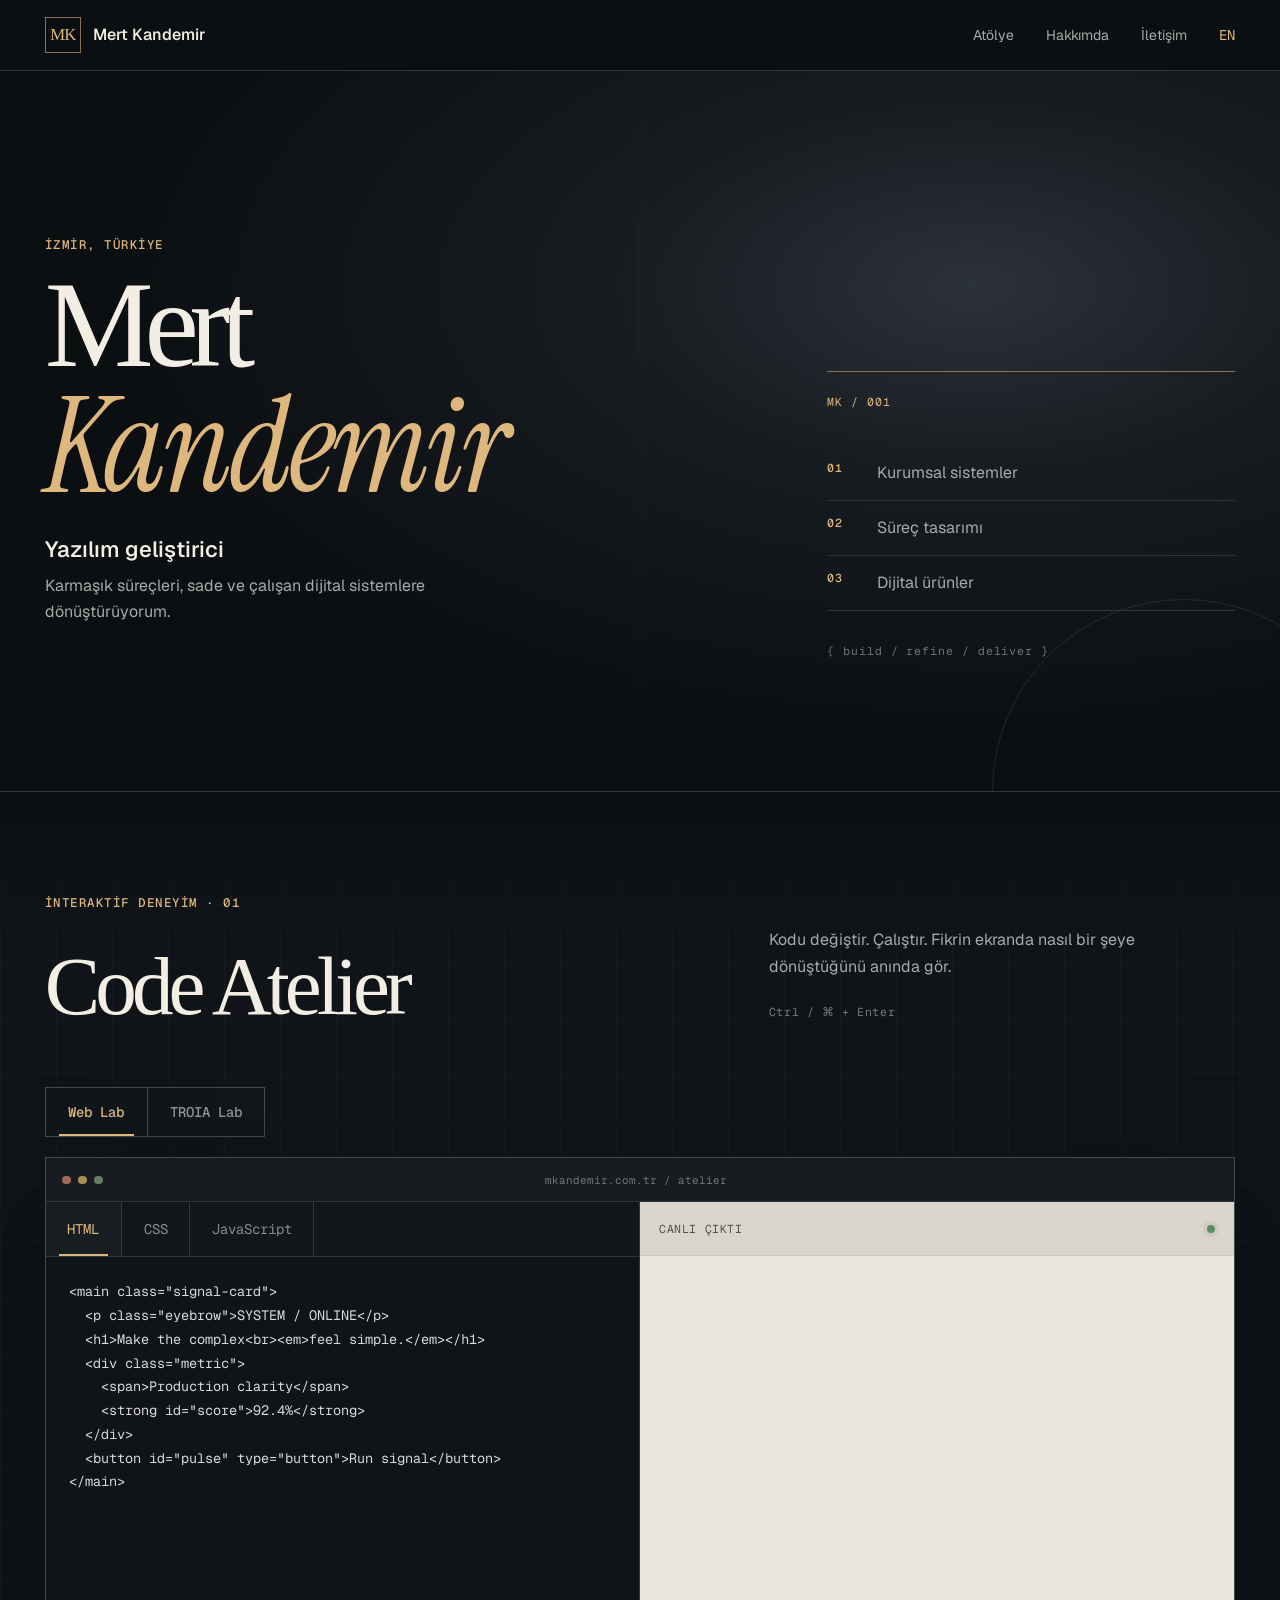
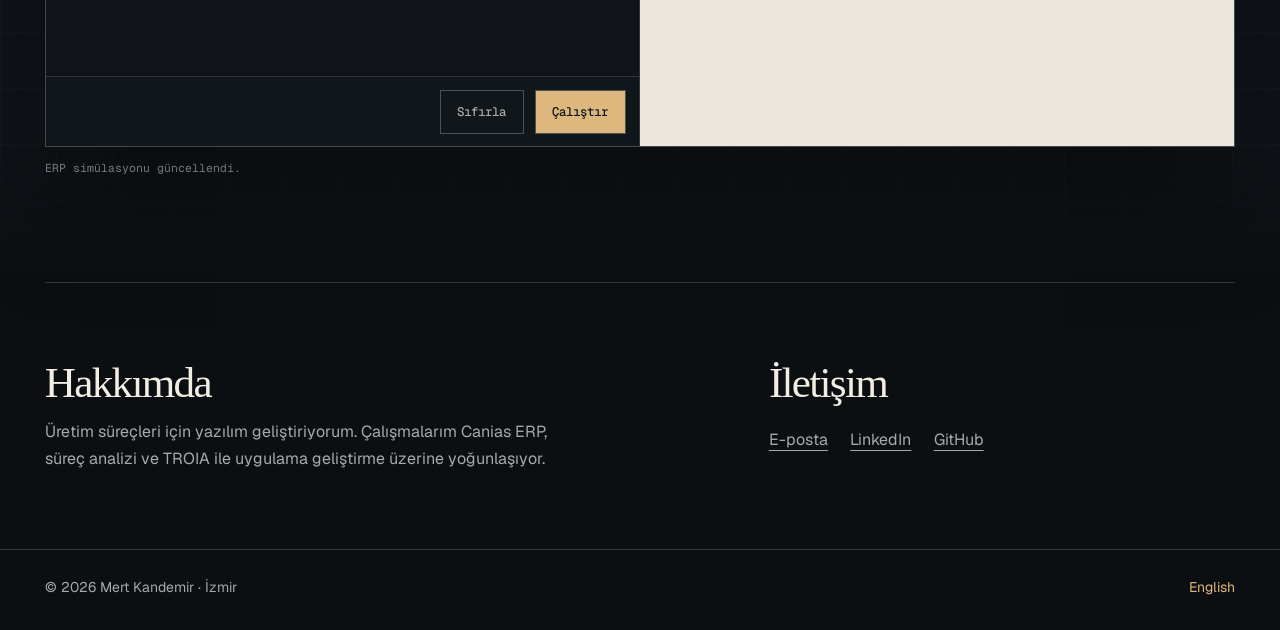
<file: index.html>
<!DOCTYPE html>
<html lang="tr" class="no-js">
<head>
<meta charset="utf-8">
<meta name="viewport" content="width=device-width, initial-scale=1, viewport-fit=cover">
<title>Mert Kandemir | Kişisel Web Sitesi</title>
<meta name="description" content="İzmir’de yaşayan yazılım geliştiricisi Mert Kandemir’in kişisel web sitesi.">
<meta name="theme-color" content="#111519">
<link rel="canonical" href="https://mkandemir.com.tr/">
<link rel="alternate" hreflang="tr" href="https://mkandemir.com.tr/">
<link rel="alternate" hreflang="en" href="https://mkandemir.com.tr/en/">
<link rel="alternate" hreflang="x-default" href="https://mkandemir.com.tr/">
<meta property="og:type" content="website">
<meta property="og:site_name" content="Mert Kandemir">
<meta property="og:title" content="Mert Kandemir | Kişisel Web Sitesi">
<meta property="og:description" content="İzmir’de yaşayan yazılım geliştiricisi Mert Kandemir’in kişisel web sitesi.">
<meta property="og:url" content="https://mkandemir.com.tr/">
<meta property="og:image" content="https://mkandemir.com.tr/assets/og-home-tr.jpg?v=9">
<meta property="og:image:width" content="1200">
<meta property="og:image:height" content="630">
<meta name="twitter:card" content="summary_large_image">
<link rel="icon" href="/assets/favicon.svg" type="image/svg+xml">
<link rel="icon" href="/assets/favicon-32.png" sizes="32x32" type="image/png">
<link rel="apple-touch-icon" href="/assets/apple-touch-icon.png">
<link rel="preload" href="/assets/fonts/geist-latin-wght-normal.woff2" as="font" type="font/woff2" crossorigin>
<link rel="stylesheet" href="/assets/css/fonts.css?v=9">
<link rel="stylesheet" href="/assets/css/site.css?v=9">
<script>document.documentElement.classList.replace('no-js','js');</script>
<link rel="stylesheet" href="/assets/css/home.css?v=7">
<script src="/assets/js/code-atelier.js?v=2" defer></script>
<script type="application/ld+json">{"@context": "https://schema.org", "@type": "Person", "name": "Mert Kandemir", "url": "https://mkandemir.com.tr/", "address": {"@type": "PostalAddress", "addressLocality": "İzmir", "addressCountry": "TR"}, "sameAs": ["https://github.com/mertkandemir", "https://www.linkedin.com/in/mert-kandemir-8798bb8b"]}</script>
</head>
<body class="home-page">
<a class="skip" href="#main">İçeriğe geç</a>
<header class="home-header">
  <div class="home-wrap home-navigation">
    <a class="home-brand" href="/"><span aria-hidden="true">MK</span>Mert Kandemir</a>
    <nav aria-label="Ana menü">
      <a href="#atelier">Atölye</a>
      <a href="#hakkimda">Hakkımda</a>
      <a href="#iletisim">İletişim</a>
      <a class="home-language" href="/en/" lang="en" hreflang="en">EN</a>
    </nav>
  </div>
</header>
<main id="main">
  <section class="home-hero" aria-labelledby="home-title">
    <div class="home-wrap home-hero-layout">
      <div class="home-hero-copy">
        <p class="home-label">İzmir, Türkiye</p>
        <h1 id="home-title">Mert <em>Kandemir</em></h1>
        <p class="home-role">Yazılım geliştirici</p>
        <p class="home-specialty">Karmaşık süreçleri, sade ve çalışan dijital sistemlere dönüştürüyorum.</p>
      </div>
      <aside class="home-manifest" aria-label="Yazılım geliştirici">
        <span>MK / 001</span>
        <ol>
          <li><b>01</b>Kurumsal sistemler</li>
          <li><b>02</b>Süreç tasarımı</li>
          <li><b>03</b>Dijital ürünler</li>
        </ol>
        <p aria-hidden="true">&#123; build / refine / deliver &#125;</p>
      </aside>
    </div>
  </section>

  <section class="atelier-section" id="atelier" aria-labelledby="atelier-title" data-code-atelier data-lang="tr"
    data-updated="Çıktı güncellendi." data-reset-done="Başlangıç kodu geri yüklendi." data-troia-updated="ERP simülasyonu güncellendi.">
    <div class="home-wrap">
      <header class="atelier-intro">
        <p>İnteraktif deneyim · 01</p>
        <h2 id="atelier-title">Code Atelier</h2>
        <div>
          <p>Kodu değiştir. Çalıştır. Fikrin ekranda nasıl bir şeye dönüştüğünü anında gör.</p>
          <span>Ctrl / ⌘ + Enter</span>
        </div>
      </header>

      <div class="lab-switch" role="tablist" aria-label="Atölye modu">
        <button id="lab-web-tab" type="button" role="tab" aria-selected="true" data-lab-tab="web">Web Lab</button>
        <button id="lab-troia-tab" type="button" role="tab" aria-selected="false" data-lab-tab="troia" tabindex="-1">TROIA Lab</button>
      </div>

      <div id="lab-web-panel" role="tabpanel" aria-labelledby="lab-web-tab" data-lab-panel="web">
      <div class="atelier-window">
        <div class="atelier-bar" aria-hidden="true"><i></i><i></i><i></i><span>mkandemir.com.tr / atelier</span></div>
        <div class="atelier-grid">
          <div class="atelier-editor">
            <div class="atelier-tabs" role="tablist" aria-label="Code editor" data-code-tabs>
              <button id="tab-html" type="button" role="tab" aria-selected="true" data-language="html">HTML</button>
              <button id="tab-css" type="button" role="tab" aria-selected="false" data-language="css" tabindex="-1">CSS</button>
              <button id="tab-js" type="button" role="tab" aria-selected="false" data-language="js" tabindex="-1">JavaScript</button>
            </div>
            <div class="atelier-panel" id="panel-html" role="tabpanel" aria-labelledby="tab-html">
              <label class="sr-only" for="atelier-html">HTML</label>
              <textarea id="atelier-html" name="html" spellcheck="false" autocomplete="off" autocapitalize="off" data-code-input></textarea>
            </div>
            <div class="atelier-panel" id="panel-css" role="tabpanel" aria-labelledby="tab-css" hidden>
              <label class="sr-only" for="atelier-css">CSS</label>
              <textarea id="atelier-css" name="css" spellcheck="false" autocomplete="off" autocapitalize="off" data-code-input></textarea>
            </div>
            <div class="atelier-panel" id="panel-js" role="tabpanel" aria-labelledby="tab-js" hidden>
              <label class="sr-only" for="atelier-js">JavaScript</label>
              <textarea id="atelier-js" name="js" spellcheck="false" autocomplete="off" autocapitalize="off" data-code-input></textarea>
            </div>
            <div class="atelier-actions">
              <button class="atelier-reset" type="button" data-reset>Sıfırla</button>
              <button class="atelier-run" type="button" data-run>Çalıştır</button>
            </div>
          </div>
          <div class="atelier-preview">
            <div class="atelier-preview-title"><span>Canlı çıktı</span><i aria-hidden="true"></i></div>
            <iframe title="Canlı çıktı" sandbox="allow-scripts" data-preview></iframe>
          </div>
        </div>
      </div>
      </div>

      <div id="lab-troia-panel" role="tabpanel" aria-labelledby="lab-troia-tab" data-lab-panel="troia" hidden>
        <div class="troia-heading">
          <p>Gerçek üretim problemlerinin TROIA ile nasıl modellendiğini keşfet.</p>
          <span>CANIAS ERP / TROIA</span>
        </div>
        <div class="troia-scenarios" aria-label="TROIA senaryoları">
          <button type="button" aria-pressed="true" data-scenario="production">Üretim farkı</button>
          <button type="button" aria-pressed="false" data-scenario="date">Ay sonu tarihi</button>
          <button type="button" aria-pressed="false" data-scenario="cost">Malzeme maliyeti</button>
        </div>

        <div class="troia-workspace">
          <section class="troia-code" aria-labelledby="troia-code-title">
            <div class="troia-pane-title"><h3 id="troia-code-title">Senaryo kodu</h3><span>TROIA</span></div>
            <pre tabindex="0"><code data-troia-code></code></pre>
            <form class="troia-controls" data-troia-form>
              <div data-field="first"><label for="troia-first" data-field-label>Planlanan miktar</label><input id="troia-first" name="first" type="number" value="100" inputmode="decimal"></div>
              <div data-field="second"><label for="troia-second" data-field-label>Gerçekleşen miktar</label><input id="troia-second" name="second" type="number" value="92" inputmode="decimal"></div>
              <div data-field="third" hidden><label for="troia-third" data-field-label>Ek maliyet</label><input id="troia-third" name="third" type="number" value="0" inputmode="decimal"></div>
              <button type="submit">Simülasyonu çalıştır</button>
            </form>
          </section>

          <section class="troia-output" aria-labelledby="troia-output-title">
            <div class="troia-pane-title"><h3 id="troia-output-title">ERP çıktı simülasyonu</h3><span>SIMULATION</span></div>
            <div class="erp-screen">
              <div class="erp-screen-top"><span>ERP / OUTPUT</span><b data-erp-state>ONLINE</b></div>
              <dl>
                <div><dt data-output-label="first">Planlanan miktar</dt><dd data-output-value="first">100</dd></div>
                <div><dt data-output-label="second">Gerçekleşen miktar</dt><dd data-output-value="second">92</dd></div>
                <div><dt data-output-label="result">Fark</dt><dd class="erp-result" data-output-value="result">−8</dd></div>
                <div><dt>Durum</dt><dd data-output-value="status">Başarılı</dd></div>
              </dl>
            </div>
            <p class="simulation-note">Bu alan TROIA motoru değildir. Sonuçlar örnek ERP senaryosunu güvenli biçimde simüle eder.</p>
          </section>
        </div>
      </div>
      <p class="atelier-status" role="status" aria-live="polite" data-status></p>
      <noscript><p>Code Atelier’i kullanmak için JavaScript’i etkinleştir.</p></noscript>
    </div>
  </section>

  <div class="home-wrap home-profile">
    <section id="hakkimda" aria-labelledby="about-title">
      <h2 id="about-title">Hakkımda</h2>
      <p>Üretim süreçleri için yazılım geliştiriyorum. Çalışmalarım Canias ERP, süreç analizi ve TROIA ile uygulama geliştirme üzerine yoğunlaşıyor.</p>
    </section>

    <section id="iletisim" aria-labelledby="contact-title">
      <h2 id="contact-title">İletişim</h2>
      <ul class="home-contact-links">
        <li><a href="#iletisim" data-mail="mertkandemir01|gmail.com">E-posta</a></li>
        <li><a href="https://www.linkedin.com/in/mert-kandemir-8798bb8b">LinkedIn</a></li>
        <li><a href="https://github.com/mertkandemir">GitHub</a></li>
      </ul>
    </section>
  </div>
</main>
<footer><div class="wrap"><span>© 2026 Mert Kandemir · İzmir</span><span><a href="/en/" lang="en">English</a></span></div></footer>
<script src="/assets/js/site.js?v=9" defer></script>
</body>
</html>
</file>
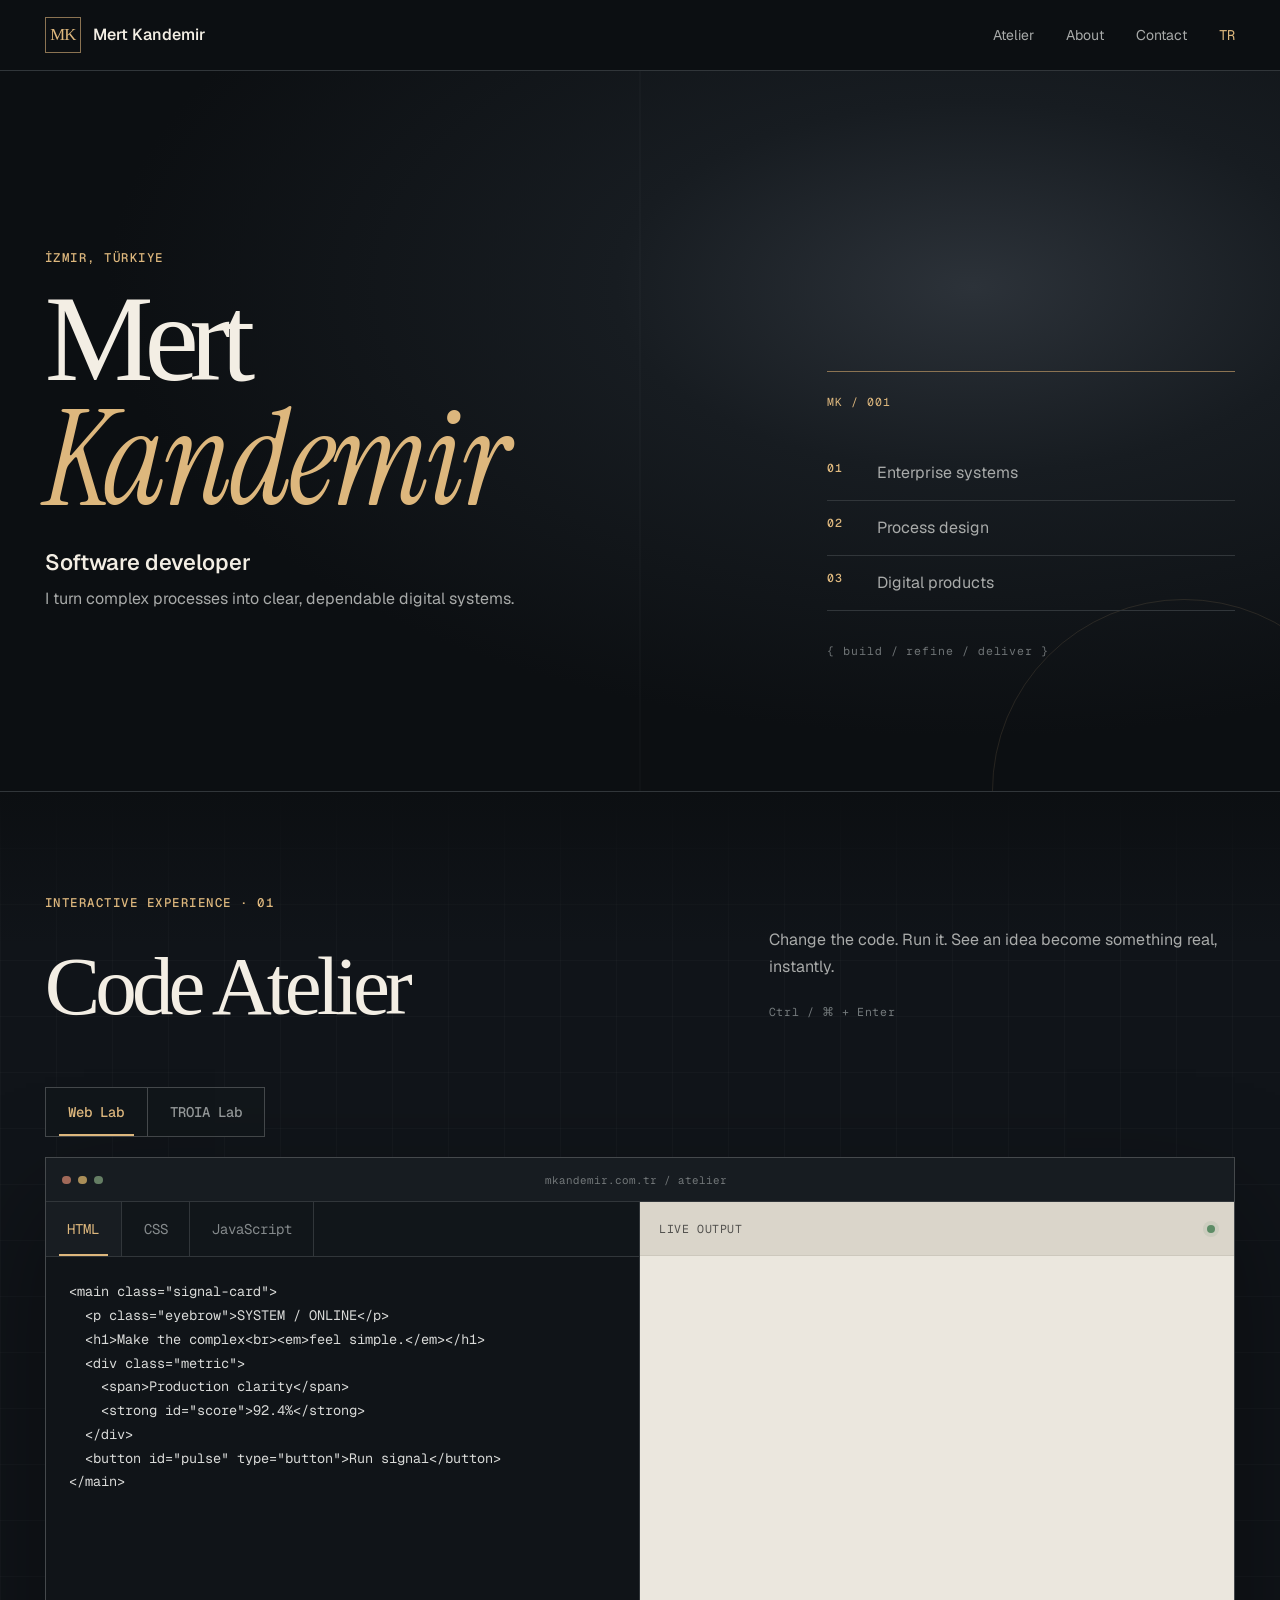
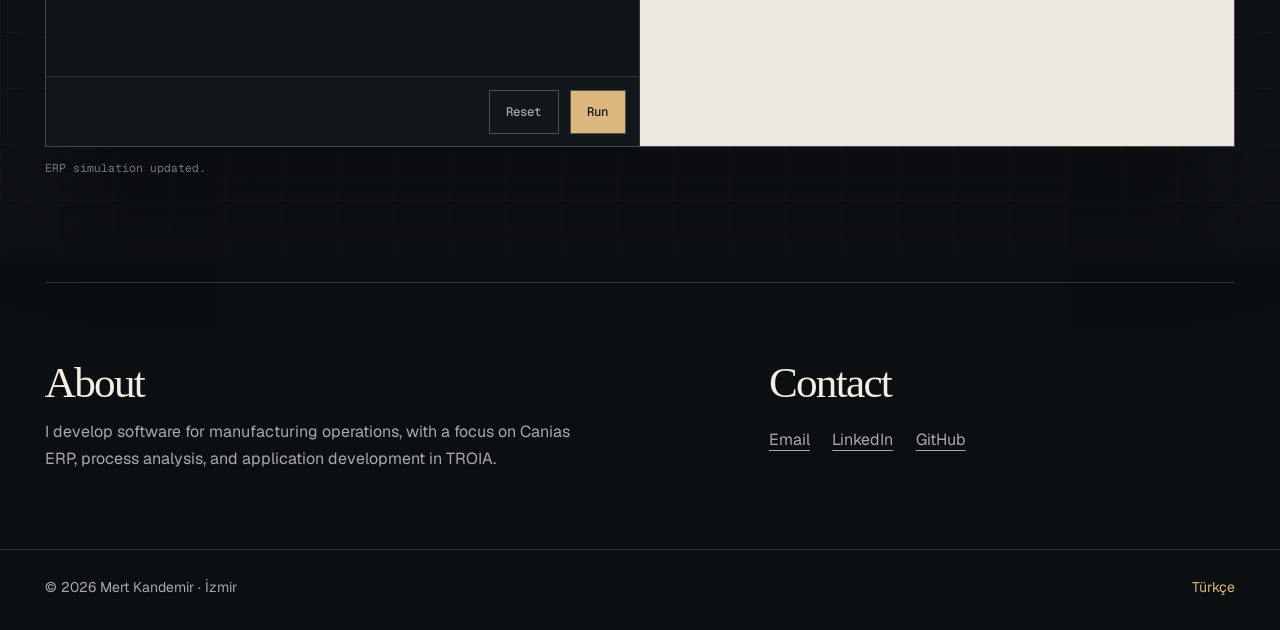
<file: en/index.html>
<!DOCTYPE html>
<html lang="en" class="no-js">
<head>
<meta charset="utf-8">
<meta name="viewport" content="width=device-width, initial-scale=1, viewport-fit=cover">
<title>Mert Kandemir | Personal Website</title>
<meta name="description" content="Personal website of Mert Kandemir, a software developer based in İzmir.">
<meta name="theme-color" content="#111519">
<link rel="canonical" href="https://mkandemir.com.tr/en/">
<link rel="alternate" hreflang="tr" href="https://mkandemir.com.tr/">
<link rel="alternate" hreflang="en" href="https://mkandemir.com.tr/en/">
<link rel="alternate" hreflang="x-default" href="https://mkandemir.com.tr/">
<meta property="og:type" content="website">
<meta property="og:site_name" content="Mert Kandemir">
<meta property="og:title" content="Mert Kandemir | Personal Website">
<meta property="og:description" content="Personal website of Mert Kandemir, a software developer based in İzmir.">
<meta property="og:url" content="https://mkandemir.com.tr/en/">
<meta property="og:image" content="https://mkandemir.com.tr/assets/og-home-en.jpg?v=9">
<meta property="og:image:width" content="1200">
<meta property="og:image:height" content="630">
<meta name="twitter:card" content="summary_large_image">
<link rel="icon" href="/assets/favicon.svg" type="image/svg+xml">
<link rel="icon" href="/assets/favicon-32.png" sizes="32x32" type="image/png">
<link rel="apple-touch-icon" href="/assets/apple-touch-icon.png">
<link rel="preload" href="/assets/fonts/geist-latin-wght-normal.woff2" as="font" type="font/woff2" crossorigin>
<link rel="stylesheet" href="/assets/css/fonts.css?v=9">
<link rel="stylesheet" href="/assets/css/site.css?v=9">
<script>document.documentElement.classList.replace('no-js','js');</script>
<link rel="stylesheet" href="/assets/css/home.css?v=7">
<script src="/assets/js/code-atelier.js?v=2" defer></script>
<script type="application/ld+json">{"@context": "https://schema.org", "@type": "Person", "name": "Mert Kandemir", "url": "https://mkandemir.com.tr/", "address": {"@type": "PostalAddress", "addressLocality": "İzmir", "addressCountry": "TR"}, "sameAs": ["https://github.com/mertkandemir", "https://www.linkedin.com/in/mert-kandemir-8798bb8b"]}</script>
</head>
<body class="home-page">
<a class="skip" href="#main">Skip to content</a>
<header class="home-header">
  <div class="home-wrap home-navigation">
    <a class="home-brand" href="/en/"><span aria-hidden="true">MK</span>Mert Kandemir</a>
    <nav aria-label="Main navigation">
      <a href="#atelier">Atelier</a>
      <a href="#hakkimda">About</a>
      <a href="#iletisim">Contact</a>
      <a class="home-language" href="/" lang="tr" hreflang="tr">TR</a>
    </nav>
  </div>
</header>
<main id="main">
  <section class="home-hero" aria-labelledby="home-title">
    <div class="home-wrap home-hero-layout">
      <div class="home-hero-copy">
        <p class="home-label">İzmir, Türkiye</p>
        <h1 id="home-title">Mert <em>Kandemir</em></h1>
        <p class="home-role">Software developer</p>
        <p class="home-specialty">I turn complex processes into clear, dependable digital systems.</p>
      </div>
      <aside class="home-manifest" aria-label="Software developer">
        <span>MK / 001</span>
        <ol>
          <li><b>01</b>Enterprise systems</li>
          <li><b>02</b>Process design</li>
          <li><b>03</b>Digital products</li>
        </ol>
        <p aria-hidden="true">&#123; build / refine / deliver &#125;</p>
      </aside>
    </div>
  </section>

  <section class="atelier-section" id="atelier" aria-labelledby="atelier-title" data-code-atelier data-lang="en"
    data-updated="Output updated." data-reset-done="Starter code restored." data-troia-updated="ERP simulation updated.">
    <div class="home-wrap">
      <header class="atelier-intro">
        <p>Interactive experience · 01</p>
        <h2 id="atelier-title">Code Atelier</h2>
        <div>
          <p>Change the code. Run it. See an idea become something real, instantly.</p>
          <span>Ctrl / ⌘ + Enter</span>
        </div>
      </header>

      <div class="lab-switch" role="tablist" aria-label="Atelier mode">
        <button id="lab-web-tab" type="button" role="tab" aria-selected="true" data-lab-tab="web">Web Lab</button>
        <button id="lab-troia-tab" type="button" role="tab" aria-selected="false" data-lab-tab="troia" tabindex="-1">TROIA Lab</button>
      </div>

      <div id="lab-web-panel" role="tabpanel" aria-labelledby="lab-web-tab" data-lab-panel="web">
      <div class="atelier-window">
        <div class="atelier-bar" aria-hidden="true"><i></i><i></i><i></i><span>mkandemir.com.tr / atelier</span></div>
        <div class="atelier-grid">
          <div class="atelier-editor">
            <div class="atelier-tabs" role="tablist" aria-label="Code editor" data-code-tabs>
              <button id="tab-html" type="button" role="tab" aria-selected="true" data-language="html">HTML</button>
              <button id="tab-css" type="button" role="tab" aria-selected="false" data-language="css" tabindex="-1">CSS</button>
              <button id="tab-js" type="button" role="tab" aria-selected="false" data-language="js" tabindex="-1">JavaScript</button>
            </div>
            <div class="atelier-panel" id="panel-html" role="tabpanel" aria-labelledby="tab-html">
              <label class="sr-only" for="atelier-html">HTML</label>
              <textarea id="atelier-html" name="html" spellcheck="false" autocomplete="off" autocapitalize="off" data-code-input></textarea>
            </div>
            <div class="atelier-panel" id="panel-css" role="tabpanel" aria-labelledby="tab-css" hidden>
              <label class="sr-only" for="atelier-css">CSS</label>
              <textarea id="atelier-css" name="css" spellcheck="false" autocomplete="off" autocapitalize="off" data-code-input></textarea>
            </div>
            <div class="atelier-panel" id="panel-js" role="tabpanel" aria-labelledby="tab-js" hidden>
              <label class="sr-only" for="atelier-js">JavaScript</label>
              <textarea id="atelier-js" name="js" spellcheck="false" autocomplete="off" autocapitalize="off" data-code-input></textarea>
            </div>
            <div class="atelier-actions">
              <button class="atelier-reset" type="button" data-reset>Reset</button>
              <button class="atelier-run" type="button" data-run>Run</button>
            </div>
          </div>
          <div class="atelier-preview">
            <div class="atelier-preview-title"><span>Live output</span><i aria-hidden="true"></i></div>
            <iframe title="Live output" sandbox="allow-scripts" data-preview></iframe>
          </div>
        </div>
      </div>
      </div>

      <div id="lab-troia-panel" role="tabpanel" aria-labelledby="lab-troia-tab" data-lab-panel="troia" hidden>
        <div class="troia-heading">
          <p>Explore how real manufacturing problems can be modeled with TROIA.</p>
          <span>CANIAS ERP / TROIA</span>
        </div>
        <div class="troia-scenarios" aria-label="TROIA scenarios">
          <button type="button" aria-pressed="true" data-scenario="production">Production variance</button>
          <button type="button" aria-pressed="false" data-scenario="date">Month-end date</button>
          <button type="button" aria-pressed="false" data-scenario="cost">Material cost</button>
        </div>

        <div class="troia-workspace">
          <section class="troia-code" aria-labelledby="troia-code-title">
            <div class="troia-pane-title"><h3 id="troia-code-title">Scenario code</h3><span>TROIA</span></div>
            <pre tabindex="0"><code data-troia-code></code></pre>
            <form class="troia-controls" data-troia-form>
              <div data-field="first"><label for="troia-first" data-field-label>Planned quantity</label><input id="troia-first" name="first" type="number" value="100" inputmode="decimal"></div>
              <div data-field="second"><label for="troia-second" data-field-label>Actual quantity</label><input id="troia-second" name="second" type="number" value="92" inputmode="decimal"></div>
              <div data-field="third" hidden><label for="troia-third" data-field-label>Additional cost</label><input id="troia-third" name="third" type="number" value="0" inputmode="decimal"></div>
              <button type="submit">Run simulation</button>
            </form>
          </section>

          <section class="troia-output" aria-labelledby="troia-output-title">
            <div class="troia-pane-title"><h3 id="troia-output-title">ERP output simulation</h3><span>SIMULATION</span></div>
            <div class="erp-screen">
              <div class="erp-screen-top"><span>ERP / OUTPUT</span><b data-erp-state>ONLINE</b></div>
              <dl>
                <div><dt data-output-label="first">Planned quantity</dt><dd data-output-value="first">100</dd></div>
                <div><dt data-output-label="second">Actual quantity</dt><dd data-output-value="second">92</dd></div>
                <div><dt data-output-label="result">Difference</dt><dd class="erp-result" data-output-value="result">−8</dd></div>
                <div><dt>Status</dt><dd data-output-value="status">Successful</dd></div>
              </dl>
            </div>
            <p class="simulation-note">This is not a TROIA runtime. The results safely simulate an example ERP scenario.</p>
          </section>
        </div>
      </div>
      <p class="atelier-status" role="status" aria-live="polite" data-status></p>
      <noscript><p>Enable JavaScript to use the Code Atelier.</p></noscript>
    </div>
  </section>

  <div class="home-wrap home-profile">
    <section id="hakkimda" aria-labelledby="about-title">
      <h2 id="about-title">About</h2>
      <p>I develop software for manufacturing operations, with a focus on Canias ERP, process analysis, and application development in TROIA.</p>
    </section>

    <section id="iletisim" aria-labelledby="contact-title">
      <h2 id="contact-title">Contact</h2>
      <ul class="home-contact-links">
        <li><a href="#iletisim" data-mail="mertkandemir01|gmail.com">Email</a></li>
        <li><a href="https://www.linkedin.com/in/mert-kandemir-8798bb8b">LinkedIn</a></li>
        <li><a href="https://github.com/mertkandemir">GitHub</a></li>
      </ul>
    </section>
  </div>
</main>
<footer><div class="wrap"><span>© 2026 Mert Kandemir · İzmir</span><span><a href="/" lang="tr">Türkçe</a></span></div></footer>
<script src="/assets/js/site.js?v=9" defer></script>
</body>
</html>
</file>
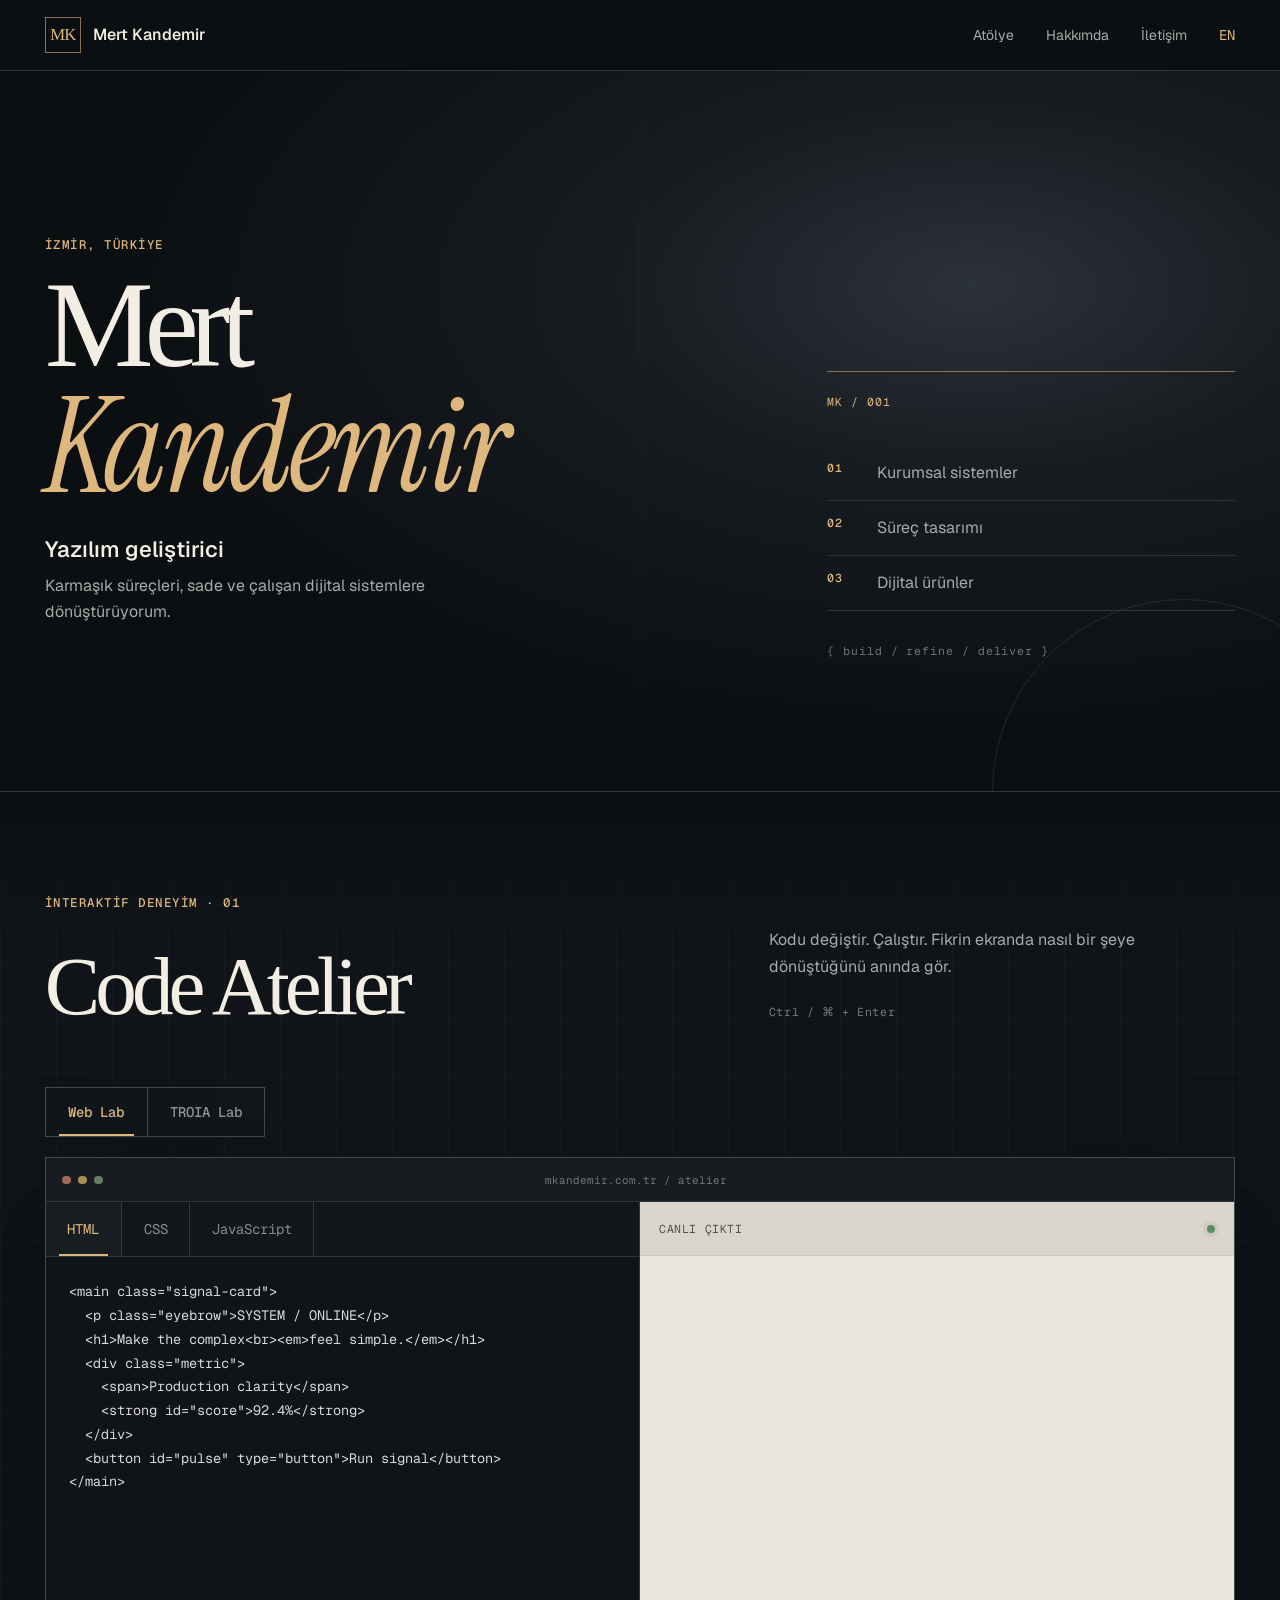
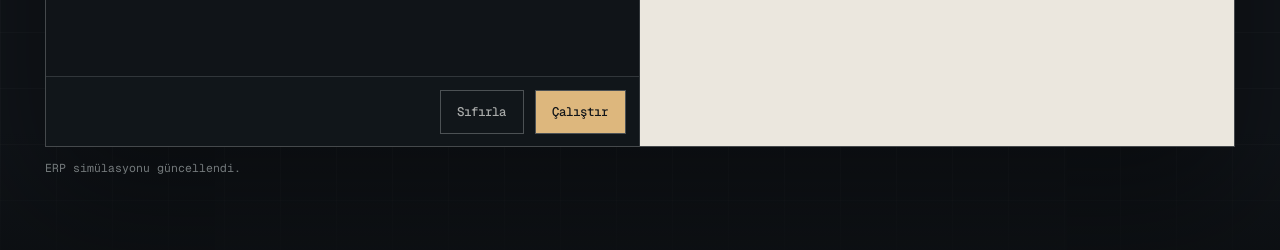
<file: tr/index.html>
<!DOCTYPE html>
<html lang="tr"><head><meta charset="utf-8"><title>Mert Kandemir</title>
<link rel="canonical" href="https://mkandemir.com.tr/"><meta name="robots" content="noindex">
<meta http-equiv="refresh" content="0; url=/"></head>
<body><a href="/">mkandemir.com.tr</a></body></html>
</file>
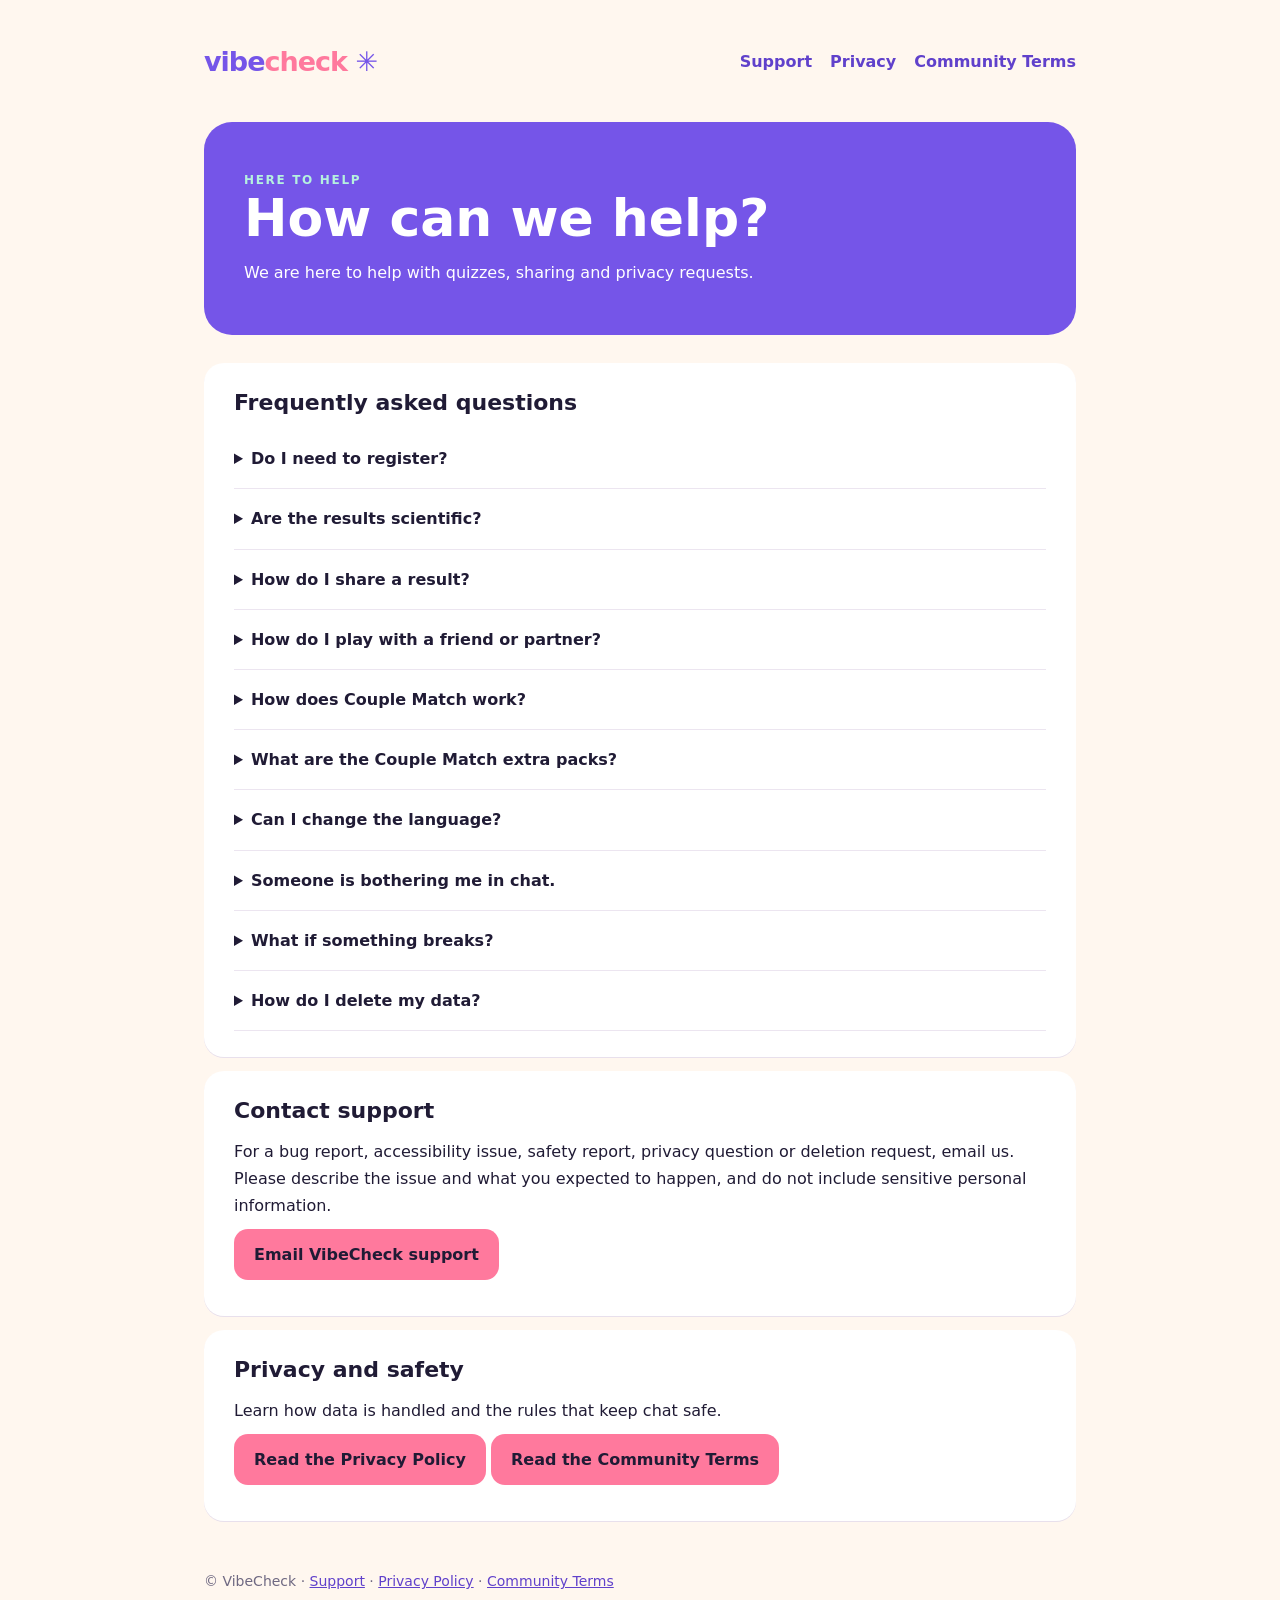
<file: vibecheck/index.html>
<!doctype html><html lang="en"><head><meta charset="utf-8"><meta name="robots" content="noindex"><meta name="viewport" content="width=device-width,initial-scale=1"><meta name="theme-color" content="#7555e8"><meta name="description" content="VibeCheck help center: quizzes, shared quizzes, result sharing, chat safety, privacy and support requests."><title>Support | VibeCheck</title><link rel="stylesheet" href="./style.css"></head><body><div class="wrap"><header><a class="logo" href="./index.html">vibe<span>check</span> ✳</a><nav aria-label="Main navigation"><a href="./index.html" aria-current="page">Support</a><a href="./privacy.html">Privacy</a><a href="./terms.html">Community Terms</a></nav></header><main><section class="hero"><div class="tag">HERE TO HELP</div><h1>How can we help?</h1><p>We are here to help with quizzes, sharing and privacy requests.</p></section><section class="card"><h2>Frequently asked questions</h2><details><summary>Do I need to register?</summary><p>Not for Discover Yourself or Friends: the app uses an anonymous guest session. Couple Match needs Sign in with Apple or Google, so you meet real people; your quiz history comes with you.</p></details><details><summary>Are the results scientific?</summary><p>No. All results are for entertainment only.</p></details><details><summary>How do I share a result?</summary><p>Complete a quiz and tap Share my vibe to use your device’s sharing options.</p></details><details><summary>How do I play with a friend or partner?</summary><p>Choose Friends, tap Invite &amp; play together and share the link or code. You both answer separately; the comparison unlocks when both finish.</p></details><details><summary>How does Couple Match work?</summary><p>Choose Couples and tap Find a match. You are matched with someone new who is online at the same time and whose preferences fit yours both ways. You answer the same quiz, see your compatibility and, if your basic match is high enough and you both agree, you can chat. You can decline, leave or block at any time.</p></details><details><summary>What are the Couple Match extra packs?</summary><p>After the second-to-last question you can both choose: see the free result, unlock more questions with one rewarded ad, or unlock the deep test with a one-time purchase. A pack starts only if you both choose it; only one of you watches or pays. The extra questions give a separate detailed score and never change your basic result.</p></details><details><summary>Can I change the language?</summary><p>Yes, with the language button on the home screen. Some quiz content may still be available only in English.</p></details><details><summary>Someone is bothering me in chat.</summary><p>Long-press the message to report it, or block the person from the chat menu. Blocking closes the chat immediately.</p></details><details><summary>What if something breaks?</summary><p>Restart the app, check your connection and send your device model, app version and a description of the issue.</p></details><details><summary>How do I delete my data?</summary><p>Open Privacy Policy and tap Delete my account, or email the support address with the subject VibeCheck Data Request.</p></details></section><section class="card"><h2>Contact support</h2><p>For a bug report, accessibility issue, safety report, privacy question or deletion request, email us. Please describe the issue and what you expected to happen, and do not include sensitive personal information.</p><p><a class="button" href="mailto:mertkandemir01@icloud.com?subject=VibeCheck%20Support">Email VibeCheck support</a></p></section><section class="card"><h2>Privacy and safety</h2><p>Learn how data is handled and the rules that keep chat safe.</p><p><a class="button" href="./privacy.html">Read the Privacy Policy</a> <a class="button" href="./terms.html">Read the Community Terms</a></p></section></main><footer>© VibeCheck · <a href="./index.html">Support</a> · <a href="./privacy.html">Privacy Policy</a> · <a href="./terms.html">Community Terms</a></footer></div></body></html>
</file>
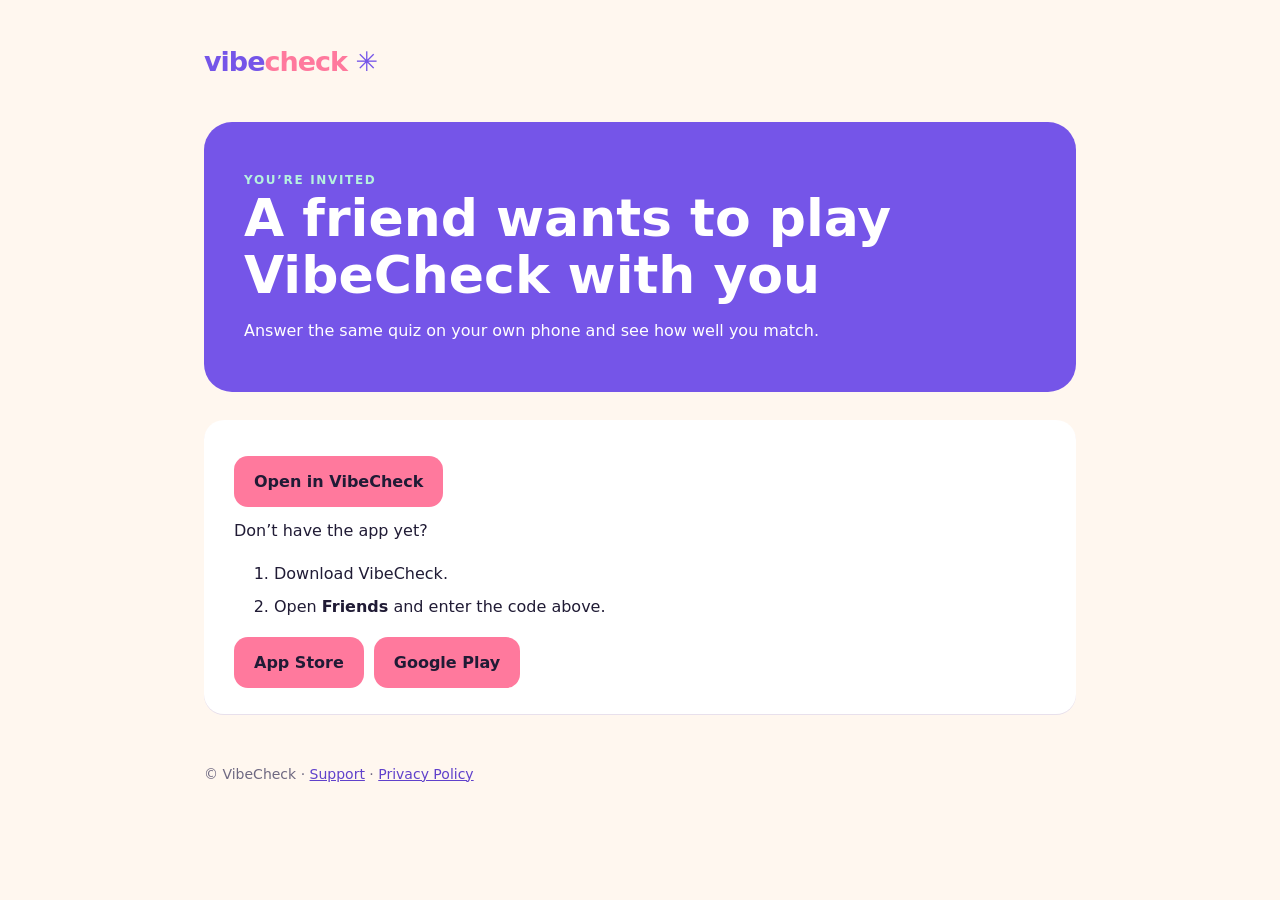
<file: vibecheck/join.html>
<!doctype html>
<html lang="en">
  <head>
    <meta charset="utf-8" />
    <meta name="viewport" content="width=device-width,initial-scale=1" />
    <meta name="theme-color" content="#7555e8" />
    <meta name="robots" content="noindex" />
    <meta property="og:title" content="You’re invited to a VibeCheck quiz ✳" />
    <meta property="og:description" content="Answer the same quiz and see how well you match." />
    <title>Join a quiz | VibeCheck</title>
    <link rel="stylesheet" href="./style.css" />
    <style>
      .code {
        font-size: 40px;
        font-weight: 900;
        letter-spacing: 6px;
        color: #7555e8;
        background: #fff;
        border-radius: 18px;
        padding: 14px 20px;
        display: inline-block;
        margin: 8px 0 4px;
      }
      .stores {
        display: flex;
        flex-wrap: wrap;
        gap: 10px;
        margin-top: 12px;
      }
      .steps li {
        margin-bottom: 6px;
      }
      [hidden] {
        display: none !important;
      }
    </style>
  </head>
  <body>
    <div class="wrap">
      <header><a class="logo" href="./index.html">vibe<span>check</span> ✳</a></header>
      <main>
        <section class="hero">
          <div class="tag">YOU’RE INVITED</div>
          <h1>A friend wants to play VibeCheck with you</h1>
          <p>Answer the same quiz on your own phone and see how well you match.</p>
        </section>
        <section class="card">
          <p id="has-code" hidden>Your invite code:</p>
          <div id="code" class="code" hidden></div>
          <p>
            <a id="open" class="button" href="vibecheck://">Open in VibeCheck</a>
          </p>
          <p>Don’t have the app yet?</p>
          <ol class="steps">
            <li>Download VibeCheck.</li>
            <li>Open <strong>Friends</strong> and enter the code above.</li>
          </ol>
          <div class="stores">
            <!-- Replace with the real store links once the app is published. -->
            <a class="button" id="ios" href="https://apps.apple.com/app/idAPP_STORE_ID">App Store</a>
            <a class="button" id="android" href="https://play.google.com/store/apps/details?id=com.vibecheck.app">Google Play</a>
          </div>
        </section>
      </main>
      <footer>
        © VibeCheck · <a href="./index.html">Support</a> · <a href="./privacy.html">Privacy Policy</a>
      </footer>
    </div>
    <script>
      (function () {
        var raw = new URLSearchParams(location.search).get('code') || '';
        var code = raw.toUpperCase().replace(/[^A-Z0-9]/g, '').slice(0, 12);
        if (!code) return;
        var link = 'vibecheck://join/' + code;
        document.getElementById('code').textContent = code;
        document.getElementById('code').hidden = false;
        document.getElementById('has-code').hidden = false;
        document.getElementById('open').href = link;
        // Try the app once; if it is not installed the page simply stays open.
        if (/iPhone|iPad|Android/i.test(navigator.userAgent)) location.href = link;
      })();
    </script>
  </body>
</html>
</file>
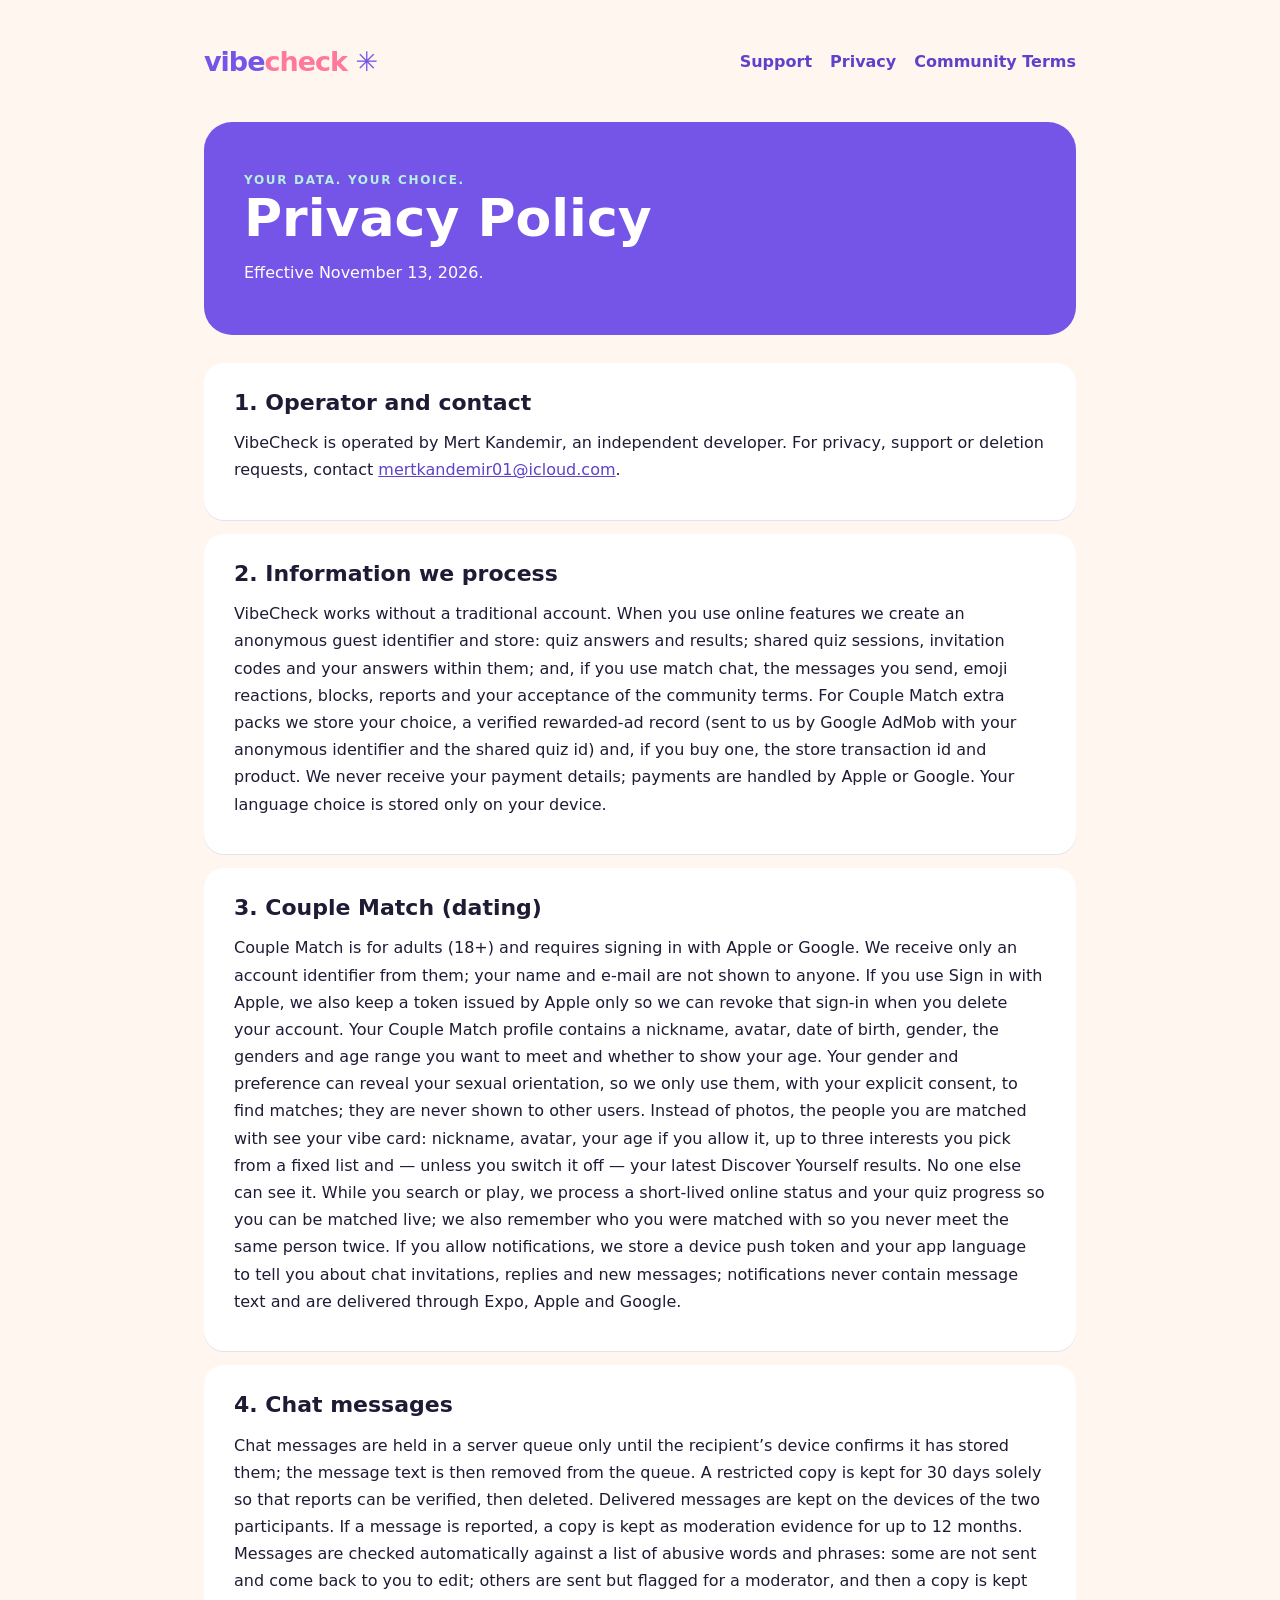
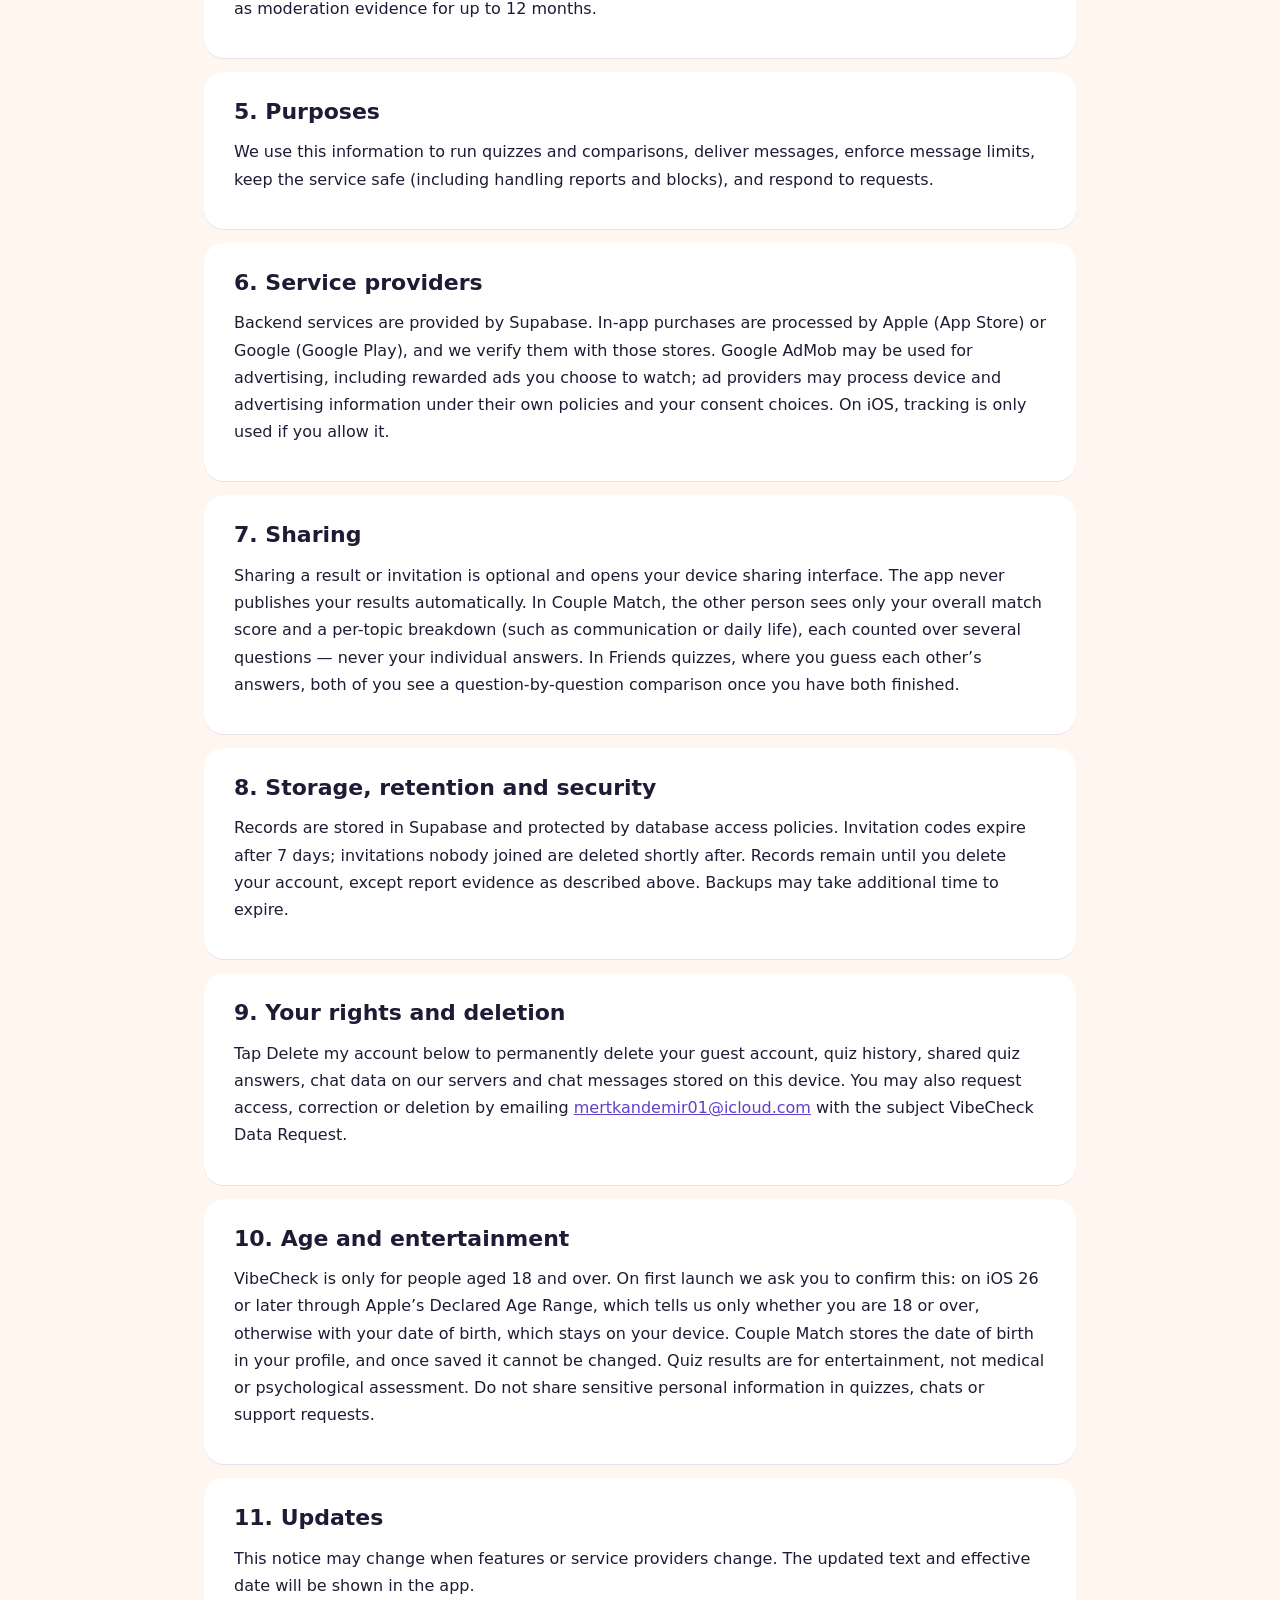
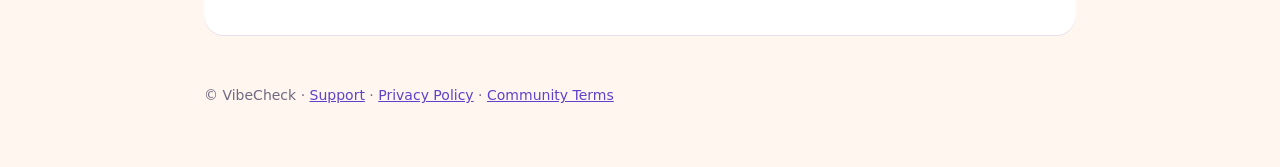
<file: vibecheck/privacy.html>
<!doctype html><html lang="en"><head><meta charset="utf-8"><meta name="robots" content="noindex"><meta name="viewport" content="width=device-width,initial-scale=1"><meta name="theme-color" content="#7555e8"><meta name="description" content="How VibeCheck handles quiz activity, anonymous identifiers, shared quizzes, chat, advertising and privacy requests."><title>Privacy Policy | VibeCheck</title><link rel="stylesheet" href="./style.css"></head><body><div class="wrap"><header><a class="logo" href="./index.html">vibe<span>check</span> ✳</a><nav aria-label="Main navigation"><a href="./index.html">Support</a><a href="./privacy.html" aria-current="page">Privacy</a><a href="./terms.html">Community Terms</a></nav></header><main><section class="hero"><div class="tag">YOUR DATA. YOUR CHOICE.</div><h1>Privacy Policy</h1><p>Effective November 13, 2026.</p></section><article class="card"><h2>1. Operator and contact</h2><p>VibeCheck is operated by Mert Kandemir, an independent developer. For privacy, support or deletion requests, contact <a href="mailto:mertkandemir01@icloud.com">mertkandemir01@icloud.com</a>.</p></article><article class="card"><h2>2. Information we process</h2><p>VibeCheck works without a traditional account. When you use online features we create an anonymous guest identifier and store: quiz answers and results; shared quiz sessions, invitation codes and your answers within them; and, if you use match chat, the messages you send, emoji reactions, blocks, reports and your acceptance of the community terms. For Couple Match extra packs we store your choice, a verified rewarded-ad record (sent to us by Google AdMob with your anonymous identifier and the shared quiz id) and, if you buy one, the store transaction id and product. We never receive your payment details; payments are handled by Apple or Google. Your language choice is stored only on your device.</p></article><article class="card"><h2>3. Couple Match (dating)</h2><p>Couple Match is for adults (18+) and requires signing in with Apple or Google. We receive only an account identifier from them; your name and e-mail are not shown to anyone. If you use Sign in with Apple, we also keep a token issued by Apple only so we can revoke that sign-in when you delete your account. Your Couple Match profile contains a nickname, avatar, date of birth, gender, the genders and age range you want to meet and whether to show your age. Your gender and preference can reveal your sexual orientation, so we only use them, with your explicit consent, to find matches; they are never shown to other users. Instead of photos, the people you are matched with see your vibe card: nickname, avatar, your age if you allow it, up to three interests you pick from a fixed list and — unless you switch it off — your latest Discover Yourself results. No one else can see it. While you search or play, we process a short-lived online status and your quiz progress so you can be matched live; we also remember who you were matched with so you never meet the same person twice. If you allow notifications, we store a device push token and your app language to tell you about chat invitations, replies and new messages; notifications never contain message text and are delivered through Expo, Apple and Google.</p></article><article class="card"><h2>4. Chat messages</h2><p>Chat messages are held in a server queue only until the recipient’s device confirms it has stored them; the message text is then removed from the queue. A restricted copy is kept for 30 days solely so that reports can be verified, then deleted. Delivered messages are kept on the devices of the two participants. If a message is reported, a copy is kept as moderation evidence for up to 12 months. Messages are checked automatically against a list of abusive words and phrases: some are not sent and come back to you to edit; others are sent but flagged for a moderator, and then a copy is kept as moderation evidence for up to 12 months.</p></article><article class="card"><h2>5. Purposes</h2><p>We use this information to run quizzes and comparisons, deliver messages, enforce message limits, keep the service safe (including handling reports and blocks), and respond to requests.</p></article><article class="card"><h2>6. Service providers</h2><p>Backend services are provided by Supabase. In-app purchases are processed by Apple (App Store) or Google (Google Play), and we verify them with those stores. Google AdMob may be used for advertising, including rewarded ads you choose to watch; ad providers may process device and advertising information under their own policies and your consent choices. On iOS, tracking is only used if you allow it.</p></article><article class="card"><h2>7. Sharing</h2><p>Sharing a result or invitation is optional and opens your device sharing interface. The app never publishes your results automatically. In Couple Match, the other person sees only your overall match score and a per-topic breakdown (such as communication or daily life), each counted over several questions — never your individual answers. In Friends quizzes, where you guess each other’s answers, both of you see a question-by-question comparison once you have both finished.</p></article><article class="card"><h2>8. Storage, retention and security</h2><p>Records are stored in Supabase and protected by database access policies. Invitation codes expire after 7 days; invitations nobody joined are deleted shortly after. Records remain until you delete your account, except report evidence as described above. Backups may take additional time to expire.</p></article><article class="card"><h2>9. Your rights and deletion</h2><p>Tap Delete my account below to permanently delete your guest account, quiz history, shared quiz answers, chat data on our servers and chat messages stored on this device. You may also request access, correction or deletion by emailing <a href="mailto:mertkandemir01@icloud.com">mertkandemir01@icloud.com</a> with the subject VibeCheck Data Request.</p></article><article class="card"><h2>10. Age and entertainment</h2><p>VibeCheck is only for people aged 18 and over. On first launch we ask you to confirm this: on iOS 26 or later through Apple’s Declared Age Range, which tells us only whether you are 18 or over, otherwise with your date of birth, which stays on your device. Couple Match stores the date of birth in your profile, and once saved it cannot be changed. Quiz results are for entertainment, not medical or psychological assessment. Do not share sensitive personal information in quizzes, chats or support requests.</p></article><article class="card"><h2>11. Updates</h2><p>This notice may change when features or service providers change. The updated text and effective date will be shown in the app.</p></article></main><footer>© VibeCheck · <a href="./index.html">Support</a> · <a href="./privacy.html">Privacy Policy</a> · <a href="./terms.html">Community Terms</a></footer></div></body></html>
</file>
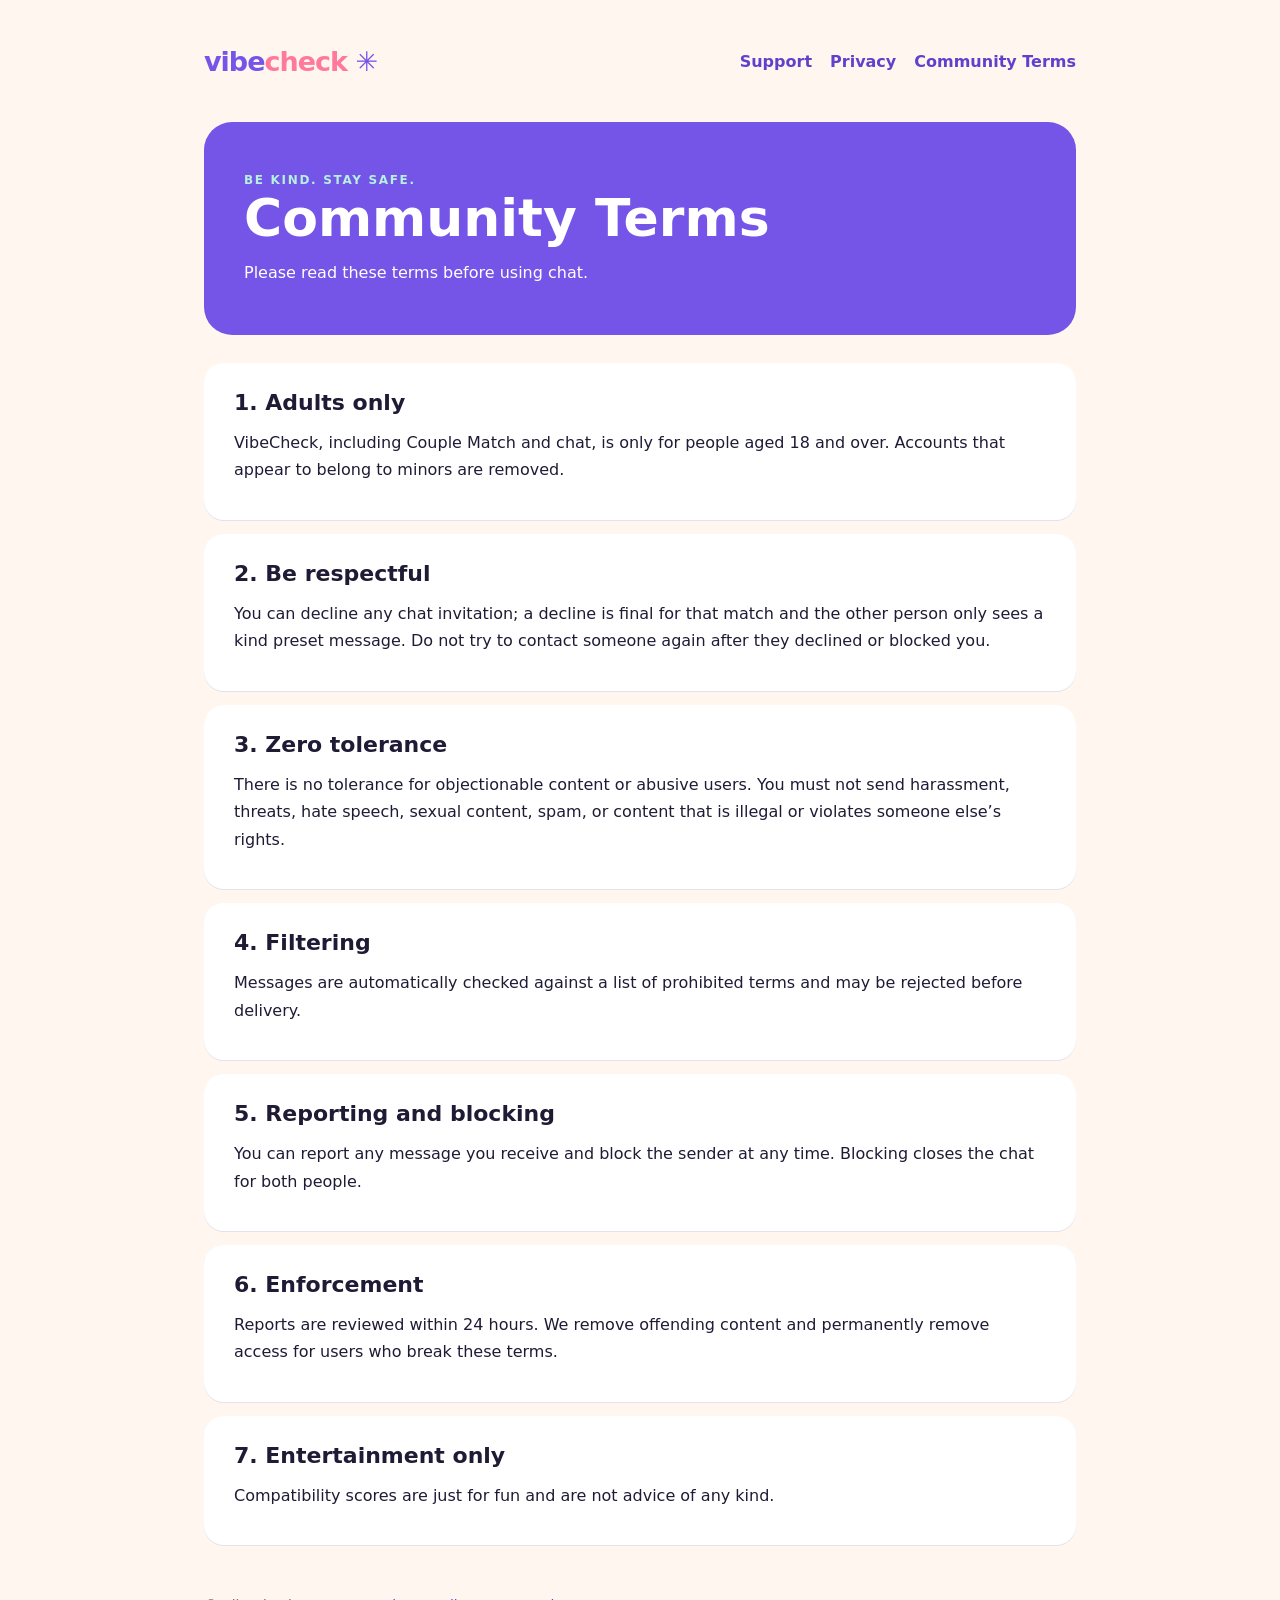
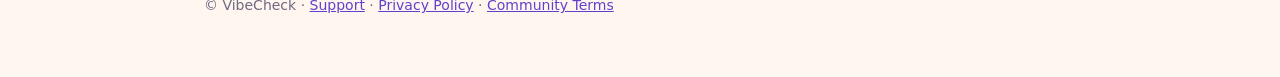
<file: vibecheck/terms.html>
<!doctype html><html lang="en"><head><meta charset="utf-8"><meta name="robots" content="noindex"><meta name="viewport" content="width=device-width,initial-scale=1"><meta name="theme-color" content="#7555e8"><meta name="description" content="VibeCheck community terms for chat: zero tolerance for objectionable content, filtering, reporting and blocking."><title>Community Terms | VibeCheck</title><link rel="stylesheet" href="./style.css"></head><body><div class="wrap"><header><a class="logo" href="./index.html">vibe<span>check</span> ✳</a><nav aria-label="Main navigation"><a href="./index.html">Support</a><a href="./privacy.html">Privacy</a><a href="./terms.html" aria-current="page">Community Terms</a></nav></header><main><section class="hero"><div class="tag">BE KIND. STAY SAFE.</div><h1>Community Terms</h1><p>Please read these terms before using chat.</p></section><article class="card"><h2>1. Adults only</h2><p>VibeCheck, including Couple Match and chat, is only for people aged 18 and over. Accounts that appear to belong to minors are removed.</p></article><article class="card"><h2>2. Be respectful</h2><p>You can decline any chat invitation; a decline is final for that match and the other person only sees a kind preset message. Do not try to contact someone again after they declined or blocked you.</p></article><article class="card"><h2>3. Zero tolerance</h2><p>There is no tolerance for objectionable content or abusive users. You must not send harassment, threats, hate speech, sexual content, spam, or content that is illegal or violates someone else’s rights.</p></article><article class="card"><h2>4. Filtering</h2><p>Messages are automatically checked against a list of prohibited terms and may be rejected before delivery.</p></article><article class="card"><h2>5. Reporting and blocking</h2><p>You can report any message you receive and block the sender at any time. Blocking closes the chat for both people.</p></article><article class="card"><h2>6. Enforcement</h2><p>Reports are reviewed within 24 hours. We remove offending content and permanently remove access for users who break these terms.</p></article><article class="card"><h2>7. Entertainment only</h2><p>Compatibility scores are just for fun and are not advice of any kind.</p></article></main><footer>© VibeCheck · <a href="./index.html">Support</a> · <a href="./privacy.html">Privacy Policy</a> · <a href="./terms.html">Community Terms</a></footer></div></body></html>
</file>
<file: assets/css/fonts.css>
@font-face{font-family:'Geist';font-style:normal;font-display:swap;font-weight:100 900;src:url(/assets/fonts/geist-latin-ext-wght-normal.woff2) format('woff2');unicode-range:U+0100-02BA,U+02BD-02C5,U+02C7-02CC,U+02CE-02D7,U+02DD-02FF,U+0304,U+0308,U+0329,U+1D00-1DBF,U+1E00-1E9F,U+1EF2-1EFF,U+2020,U+20A0-20AB,U+20AD-20C0,U+2113,U+2C60-2C7F,U+A720-A7FF}
@font-face{font-family:'Instrument Serif';font-style:italic;font-display:swap;font-weight:400;src:url(/assets/fonts/instrument-serif-latin-ext-400-italic.woff2) format('woff2');unicode-range:U+0100-02BA,U+02BD-02C5,U+02C7-02CC,U+02CE-02D7,U+02DD-02FF,U+0304,U+0308,U+0329,U+1D00-1DBF,U+1E00-1E9F,U+1EF2-1EFF,U+2020,U+20A0-20AB,U+20AD-20C0,U+2113,U+2C60-2C7F,U+A720-A7FF}
@font-face{font-family:'Geist Mono';font-style:normal;font-display:swap;font-weight:400;src:url(/assets/fonts/geist-mono-latin-ext-400-normal.woff2) format('woff2');unicode-range:U+0100-02BA,U+02BD-02C5,U+02C7-02CC,U+02CE-02D7,U+02DD-02FF,U+0304,U+0308,U+0329,U+1D00-1DBF,U+1E00-1E9F,U+1EF2-1EFF,U+2020,U+20A0-20AB,U+20AD-20C0,U+2113,U+2C60-2C7F,U+A720-A7FF}
@font-face{font-family:'Geist Mono';font-style:normal;font-display:swap;font-weight:500;src:url(/assets/fonts/geist-mono-latin-ext-500-normal.woff2) format('woff2');unicode-range:U+0100-02BA,U+02BD-02C5,U+02C7-02CC,U+02CE-02D7,U+02DD-02FF,U+0304,U+0308,U+0329,U+1D00-1DBF,U+1E00-1E9F,U+1EF2-1EFF,U+2020,U+20A0-20AB,U+20AD-20C0,U+2113,U+2C60-2C7F,U+A720-A7FF}
@font-face{font-family:'Geist';font-style:normal;font-display:swap;font-weight:100 900;src:url(/assets/fonts/geist-latin-wght-normal.woff2) format('woff2');unicode-range:U+0000-00FF,U+0131,U+0152-0153,U+02BB-02BC,U+02C6,U+02DA,U+02DC,U+0304,U+0308,U+0329,U+2000-206F,U+20AC,U+2122,U+2191,U+2193,U+2212,U+2215,U+FEFF,U+FFFD}
@font-face{font-family:'Instrument Serif';font-style:italic;font-display:swap;font-weight:400;src:url(/assets/fonts/instrument-serif-latin-400-italic.woff2) format('woff2');unicode-range:U+0000-00FF,U+0131,U+0152-0153,U+02BB-02BC,U+02C6,U+02DA,U+02DC,U+0304,U+0308,U+0329,U+2000-206F,U+20AC,U+2122,U+2191,U+2193,U+2212,U+2215,U+FEFF,U+FFFD}
@font-face{font-family:'Geist Mono';font-style:normal;font-display:swap;font-weight:400;src:url(/assets/fonts/geist-mono-latin-400-normal.woff2) format('woff2');unicode-range:U+0000-00FF,U+0131,U+0152-0153,U+02BB-02BC,U+02C6,U+02DA,U+02DC,U+0304,U+0308,U+0329,U+2000-206F,U+20AC,U+2122,U+2191,U+2193,U+2212,U+2215,U+FEFF,U+FFFD}
@font-face{font-family:'Geist Mono';font-style:normal;font-display:swap;font-weight:500;src:url(/assets/fonts/geist-mono-latin-500-normal.woff2) format('woff2');unicode-range:U+0000-00FF,U+0131,U+0152-0153,U+02BB-02BC,U+02C6,U+02DA,U+02DC,U+0304,U+0308,U+0329,U+2000-206F,U+20AC,U+2122,U+2191,U+2193,U+2212,U+2215,U+FEFF,U+FFFD}
</file>
<file: assets/css/site.css>
/* mkandemir.com.tr — light, quiet, personal */
:root{
  --paper:#f3efe6; --paper2:#ebe5d8; --card:#faf7f0;
  --ink:#16140f; --ink2:#4a463d; --ink3:#7a7466;
  --line:rgba(22,20,15,.12); --line2:rgba(22,20,15,.22);
  --accent:#c2410c; --accent-soft:rgba(194,65,12,.1);
  --ease:cubic-bezier(.22,1,.36,1);
  --sans:"Geist",ui-sans-serif,system-ui,-apple-system,"Segoe UI",Roboto,Arial,sans-serif;
  --serif:"Instrument Serif",Georgia,"Times New Roman",serif;
  --mono:"Geist Mono",ui-monospace,SFMono-Regular,Menlo,Consolas,monospace;
}
*,*::before,*::after{box-sizing:border-box}
html{color-scheme:light;-webkit-text-size-adjust:100%;scroll-behavior:smooth}
body{margin:0;min-height:100svh;background:var(--paper);color:var(--ink);font-family:var(--sans);font-size:17px;line-height:1.6;-webkit-font-smoothing:antialiased}
body::before{content:"";position:fixed;inset:0;pointer-events:none;z-index:-1;opacity:.35;background-image:url("data:image/svg+xml,%3Csvg xmlns='http://www.w3.org/2000/svg' width='180' height='180'%3E%3Cfilter id='n'%3E%3CfeTurbulence type='fractalNoise' baseFrequency='.85' numOctaves='2' stitchTiles='stitch'/%3E%3CfeColorMatrix values='0 0 0 0 0.09 0 0 0 0 0.08 0 0 0 0 0.06 0 0 0 .18 0'/%3E%3C/filter%3E%3Crect width='100%25' height='100%25' filter='url(%23n)'/%3E%3C/svg%3E")}
a{color:inherit}
a:focus-visible,button:focus-visible,input:focus-visible{outline:2px solid var(--accent);outline-offset:3px;border-radius:4px}
::selection{background:var(--ink);color:var(--paper)}
em{font-family:var(--serif);font-style:italic;font-weight:400}
.wrap{width:min(1080px,100% - 40px);margin-inline:auto}
.mono{font-family:var(--mono);font-size:13px;letter-spacing:.06em}
.skip{position:absolute;left:12px;top:-60px;background:var(--ink);color:var(--paper);padding:8px 12px;border-radius:8px}
.skip:focus{top:12px}

/* top bar */
.top{display:flex;justify-content:space-between;align-items:center;gap:16px;padding:22px 0;border-bottom:1px solid var(--line)}
.brand{font-weight:600;letter-spacing:-.03em;text-decoration:none;font-size:18px;min-height:44px;display:inline-flex;align-items:center}
.brand b{color:var(--accent)}
.top nav{display:flex;align-items:center;gap:4px}
.top nav a{text-decoration:none;color:var(--ink2);font-size:15px;padding:10px 12px;border-radius:999px;transition:background .2s,color .2s}
.top nav a:hover,.top nav a[aria-current]{color:var(--ink);background:var(--paper2)}

/* home */
.home{min-height:calc(100svh - 89px - 81px);display:flex;align-items:center;padding:64px 0}
.home .wrap{display:grid;grid-template-columns:1.3fr .7fr;gap:64px;align-items:end}
.hello{font:500 13px/1 var(--mono);letter-spacing:.14em;text-transform:uppercase;color:var(--ink3);display:flex;align-items:center;gap:10px}
.hello i{width:8px;height:8px;border-radius:50%;background:var(--accent)}
h1{margin:26px 0 28px;font-weight:500;font-size:clamp(56px,9.4vw,136px);line-height:.92;letter-spacing:-.055em}
h1 em{color:var(--accent);letter-spacing:-.02em}
.intro{max-width:560px;font-size:clamp(18px,1.7vw,21px);line-height:1.6;color:var(--ink2)}
.intro strong{color:var(--ink);font-weight:500}
.links{list-style:none;margin:0;padding:0;border-top:1px solid var(--ink)}
.links li{border-bottom:1px solid var(--line2)}
.links a{display:flex;justify-content:space-between;align-items:center;gap:16px;padding:18px 2px;text-decoration:none;font-size:19px;letter-spacing:-.01em;transition:padding .35s var(--ease),color .2s}
.links a span{font:500 12px var(--mono);letter-spacing:.08em;color:var(--ink3)}
.links a:hover{padding-left:12px;color:var(--accent)}
.links a.feature{font-weight:500}
.links a.feature span{color:var(--accent)}
.clock{margin-top:22px;color:var(--ink3)}

/* footer */
footer{border-top:1px solid var(--line);padding:26px 0 32px;color:var(--ink3);font-size:14px}
footer .wrap{display:flex;justify-content:space-between;flex-wrap:wrap;gap:10px}
footer a{color:var(--ink2);text-decoration:none}
footer a:hover{color:var(--accent)}

/* glossary */
.g-head{padding:72px 0 36px}
.g-head h1{font-size:clamp(48px,8vw,112px);margin:18px 0 22px}
.g-head p{max-width:640px;color:var(--ink2);font-size:clamp(17px,1.5vw,20px)}
.g-tools{position:sticky;top:0;z-index:5;background:rgba(243,239,230,.92);backdrop-filter:blur(10px);-webkit-backdrop-filter:blur(10px);border-block:1px solid var(--line);padding:14px 0}
.g-tools .wrap{display:flex;flex-wrap:wrap;gap:12px 20px;align-items:center}
.search{flex:1 1 280px;display:flex;align-items:center;gap:10px;background:var(--card);border:1px solid var(--line2);border-radius:999px;padding:0 18px;min-height:50px}
.search svg{width:18px;height:18px;color:var(--ink3);flex:none}
.search input{flex:1;border:0;background:transparent;font:inherit;font-size:17px;color:var(--ink);min-width:0;padding:12px 0}
.search input:focus{outline:none}
.search:focus-within{border-color:var(--ink)}
.az{display:flex;flex-wrap:wrap;gap:2px}
.az a{font:500 13px var(--mono);text-decoration:none;min-width:30px;min-height:32px;display:grid;place-items:center;border-radius:6px;color:var(--ink2)}
.az a:hover{background:var(--paper2);color:var(--ink)}
.count{color:var(--ink3)}
.terms{padding:32px 0 80px}
.letter{font:400 44px/1 var(--serif);font-style:italic;color:var(--accent);margin:40px 0 14px;scroll-margin-top:96px}
.term{border-top:1px solid var(--line2);padding:24px 0;display:grid;grid-template-columns:.38fr .62fr;gap:28px;scroll-margin-top:96px}
.term h3{margin:0;font-size:24px;font-weight:500;letter-spacing:-.025em;line-height:1.2}
.term h3 a{text-decoration:none}
.term h3 a:hover{color:var(--accent)}
.term .en{display:block;margin-top:6px;color:var(--ink3)}
.term .abbr{display:inline-block;margin-top:10px;font:500 12px var(--mono);letter-spacing:.06em;padding:4px 8px;border-radius:6px;background:var(--accent-soft);color:var(--accent)}
.term p{margin:0;color:var(--ink2)}
.term .ex{margin-top:12px;padding:12px 14px;border-left:2px solid var(--accent);background:var(--card);border-radius:0 8px 8px 0;font-size:15.5px}
.term .ex b{font:500 11px var(--mono);letter-spacing:.1em;text-transform:uppercase;color:var(--ink3);display:block;margin-bottom:4px}
.term .see{margin-top:10px;font-size:15px;color:var(--ink3)}
.term .see a{color:var(--ink2)}
.term:target{background:linear-gradient(90deg,var(--accent-soft),transparent 70%)}
.empty{display:none;padding:48px 0;color:var(--ink3);font-size:18px}
.note{margin-top:48px;padding:22px 24px;border:1px dashed var(--line2);border-radius:14px;color:var(--ink2);font-size:15.5px}

/* 404 */
.nf{min-height:calc(100svh - 170px);display:flex;align-items:center}
.nf h1{font-size:clamp(90px,18vw,220px)}

/* entrance */
.js .rise{opacity:0;transform:translateY(18px);transition:opacity .9s var(--ease),transform .9s var(--ease)}
.js .ready .rise{opacity:1;transform:none}
.js .ready .rise.d1{transition-delay:.08s}.js .ready .rise.d2{transition-delay:.16s}.js .ready .rise.d3{transition-delay:.24s}

@media (max-width:820px){
  .home{min-height:auto;padding:48px 0 56px}
  .home .wrap{grid-template-columns:1fr;gap:44px}
  .term{grid-template-columns:1fr;gap:12px}
  .az{display:none}
}
@media (max-width:480px){
  body{font-size:16px}
  .top nav a{padding:10px 9px;font-size:14px}
  .links a{font-size:18px}
}
@media (prefers-reduced-motion:reduce){
  html{scroll-behavior:auto}
  *,*::before,*::after{transition:none!important;animation:none!important}
  .js .rise{opacity:1;transform:none}
}
</file>
<file: assets/css/home.css>
.home-page {
  --home-background: #0c0f12;
  --home-panel: #14191e;
  --home-ink: #f3eee4;
  --home-muted: #a8aaa9;
  --home-gold: #ddb77d;
  --home-gold-soft: #8b7352;
  --home-rule: #31363a;
  --home-display: Georgia, "Times New Roman", serif;
  color-scheme: dark;
  background: var(--home-background);
  color: var(--home-ink);
  font-size: 1rem;
}

.home-page::before { content: none; }
.home-page ::selection { background: var(--home-gold); color: var(--home-background); }
.home-wrap,
.home-page footer .wrap { inline-size: min(82rem, 100% - clamp(2rem, 7vw, 8rem)); margin-inline: auto; }
.home-page .skip { z-index: 5; background: var(--home-gold); color: var(--home-background); }
.home-header { border-block-end: 1px solid var(--home-rule); }
.home-navigation,
.home-navigation nav { display: flex; flex-wrap: wrap; align-items: center; }
.home-navigation { justify-content: space-between; gap: .15rem 1.5rem; padding-block: .8rem; }
.home-navigation nav { gap: 0 clamp(.75rem, 2.5vw, 2rem); }
.home-navigation a,
.home-contact-links a { display: inline-flex; align-items: center; min-block-size: 2.75rem; }
.home-navigation a { text-decoration: none; }
.home-brand { gap: .75rem; font-weight: 550; }
.home-brand span { display: grid; place-items: center; inline-size: 2.25rem; aspect-ratio: 1; border: 1px solid var(--home-gold-soft); color: var(--home-gold); font: 1.05rem var(--home-display); letter-spacing: -.06em; }
.home-navigation nav a,
.home-contact-links a { color: var(--home-muted); }
.home-navigation nav a { font-size: .875rem; }
.home-navigation .home-language { color: var(--home-gold); font-family: var(--mono); }
.home-navigation a:hover,
.home-contact-links a:hover { color: var(--home-gold); }
.home-page :is(a, button, textarea, iframe):focus-visible { outline: 2px solid var(--home-gold); outline-offset: 3px; }

.home-hero { position: relative; overflow: hidden; border-block-end: 1px solid var(--home-rule); background: linear-gradient(90deg, transparent 49.92%, #ffffff09 50%, transparent 50.08%), radial-gradient(ellipse at 76% 30%, #2c3239 0%, #171c21 26%, transparent 63%); }
.home-hero::after { position: absolute; inset: auto -6rem -12rem auto; inline-size: 24rem; aspect-ratio: 1; border: 1px solid #ddb77d20; border-radius: 50%; content: ""; }
.home-hero-layout { position: relative; z-index: 1; display: grid; grid-template-columns: minmax(0, 1.25fr) minmax(18rem, .75fr); align-items: center; gap: clamp(3rem, 8vw, 8rem); min-block-size: min(45rem, calc(100svh - 4.5rem)); padding-block: clamp(4rem, 9vw, 8rem); }
.home-label,
.atelier-intro > p { margin: 0 0 1.4rem; color: var(--home-gold); font: 500 .78rem/1.4 var(--mono); letter-spacing: .12em; text-transform: uppercase; }
.home-hero h1 { margin: 0; font: 400 clamp(4rem, 2.05rem + 7vw, 8.8rem)/.82 var(--home-display); letter-spacing: -.075em; overflow-wrap: anywhere; }
.home-hero h1 em { display: block; margin-block-start: .12em; color: var(--home-gold); font-size: 1.08em; letter-spacing: -.025em; }
.home-role { margin: 2rem 0 .35rem; font-size: clamp(1.05rem, .9rem + .6vw, 1.45rem); font-weight: 550; }
.home-specialty,
.home-profile p { margin: 0; color: var(--home-muted); }
.home-specialty { max-inline-size: 43ch; line-height: 1.65; }
.home-manifest { align-self: end; margin-block-end: 1rem; border-block-start: 1px solid var(--home-gold-soft); padding-block-start: 1rem; }
.home-manifest > span,
.home-manifest b,
.home-manifest > p { color: var(--home-gold); font: .72rem/1.4 var(--mono); letter-spacing: .08em; }
.home-manifest ol { margin: 2rem 0; padding: 0; list-style: none; }
.home-manifest li { display: grid; grid-template-columns: 2.3rem 1fr; gap: .8rem; border-block-end: 1px solid var(--home-rule); padding-block: .9rem; color: var(--home-muted); }
.home-manifest b { font-weight: 500; }
.home-manifest > p { margin: 0; color: #6f7476; }

.atelier-section { position: relative; padding-block: clamp(4rem, 8vw, 8rem); background: linear-gradient(#ffffff05 1px, transparent 1px), linear-gradient(90deg, #ffffff05 1px, transparent 1px), #101419; background-size: 3.5rem 3.5rem; }
.atelier-section::before { position: absolute; inset: 0; background: linear-gradient(180deg, var(--home-background), transparent 14%, transparent 86%, var(--home-background)); content: ""; pointer-events: none; }
.atelier-section .home-wrap { position: relative; }
.atelier-intro { display: grid; grid-template-columns: minmax(0, 1fr) minmax(18rem, .75fr); align-items: end; gap: 1rem clamp(3rem, 8vw, 8rem); margin-block-end: clamp(2rem, 5vw, 4rem); }
.atelier-intro > p { grid-column: 1 / -1; margin-block-end: 0; }
.atelier-intro h2 { margin: 0; font: 400 clamp(3.1rem, 2rem + 4vw, 6.7rem)/.88 var(--home-display); letter-spacing: -.06em; }
.atelier-intro div > p { margin: 0 0 1.1rem; color: var(--home-muted); line-height: 1.65; }
.atelier-intro div > span { color: #747a7c; font: .72rem var(--mono); letter-spacing: .05em; }
.lab-switch { display: flex; inline-size: fit-content; margin-block-end: 1.25rem; border: 1px solid #45494c; background: #11161a; }
.lab-switch button { position: relative; min-block-size: 3rem; border: 0; padding-inline: 1.4rem; background: transparent; color: #929697; font: 500 .875rem var(--mono); cursor: pointer; }
.lab-switch button + button { border-inline-start: 1px solid #45494c; }
.lab-switch button[aria-selected="true"] { color: var(--home-gold); }
.lab-switch button[aria-selected="true"]::after,
.atelier-tabs button[aria-selected="true"]::after { position: absolute; inset: auto .8rem 0; border-block-end: 2px solid var(--home-gold); content: ""; }
[data-lab-panel][hidden] { display: none; }
.atelier-window { overflow: hidden; border: 1px solid #45494c; background: #101418; box-shadow: 0 3rem 7rem #00000066; }
.atelier-bar { display: flex; align-items: center; gap: .45rem; min-block-size: 2.75rem; border-block-end: 1px solid var(--home-rule); padding-inline: 1rem; background: #171c21; }
.atelier-bar i { inline-size: .55rem; aspect-ratio: 1; border-radius: 50%; background: #52575a; }
.atelier-bar i:nth-child(1) { background: #a16959; }
.atelier-bar i:nth-child(2) { background: #aa8e58; }
.atelier-bar i:nth-child(3) { background: #657e64; }
.atelier-bar span { margin-inline: auto; padding-inline-end: 3.5rem; color: #727779; font: .68rem var(--mono); }
.atelier-grid { display: grid; grid-template-columns: minmax(0, 1fr) minmax(0, 1fr); min-block-size: 34rem; }
.atelier-editor { display: grid; grid-template-rows: auto minmax(0, 1fr) auto; min-inline-size: 0; border-inline-end: 1px solid var(--home-rule); }
.atelier-tabs { display: flex; overflow-x: auto; border-block-end: 1px solid var(--home-rule); background: #11161a; }
.atelier-tabs button { position: relative; flex: none; min-block-size: 3.35rem; border: 0; border-inline-end: 1px solid var(--home-rule); padding-inline: 1.35rem; background: transparent; color: #858a8c; font: .875rem var(--mono); cursor: pointer; }
.atelier-tabs button[aria-selected="true"] { background: #181d22; color: var(--home-gold); }
.atelier-panel { min-block-size: 0; }
.atelier-panel[hidden] { display: none; }
.atelier-panel textarea { display: block; inline-size: 100%; block-size: 100%; min-block-size: 26rem; resize: none; border: 0; padding: 1.45rem; background: #101418; color: #d9dad8; font: .85rem/1.75 var(--mono); tab-size: 2; caret-color: var(--home-gold); }
.atelier-panel textarea:focus { outline-offset: -3px; }
.atelier-actions { display: flex; justify-content: flex-end; gap: .65rem; border-block-start: 1px solid var(--home-rule); padding: .8rem; background: #11161a; }
.atelier-actions button { min-block-size: 2.75rem; border: 1px solid #4c5154; padding-inline: 1.05rem; font: 500 .78rem var(--mono); cursor: pointer; }
.atelier-reset { background: transparent; color: var(--home-muted); }
.atelier-run { display: inline-flex; align-items: center; gap: 1.5rem; background: var(--home-gold); color: #111519; }
.atelier-run:hover { background: #f0ca90; }
.atelier-preview { display: grid; grid-template-rows: auto minmax(0, 1fr); min-inline-size: 0; background: #ebe7de; }
.atelier-preview-title { display: flex; align-items: center; justify-content: space-between; min-block-size: 3.35rem; border-block-end: 1px solid #cdc8bd; padding-inline: 1.2rem; background: #dad5ca; color: #52514e; font: .72rem var(--mono); letter-spacing: .05em; text-transform: uppercase; }
.atelier-preview-title i { inline-size: .5rem; aspect-ratio: 1; border-radius: 50%; background: #5d8c66; box-shadow: 0 0 0 .25rem #5d8c661c; }
.atelier-preview iframe { inline-size: 100%; block-size: 100%; min-block-size: 30rem; border: 0; background: #ebe7de; }
.atelier-status { min-block-size: 1.2rem; margin: .8rem 0 0; color: #747a7c; font: .72rem var(--mono); }

.troia-heading { display: flex; align-items: end; justify-content: space-between; gap: 1rem 2rem; margin-block-end: 1.25rem; }
.troia-heading p { max-inline-size: 48rem; margin: 0; color: var(--home-muted); line-height: 1.65; }
.troia-heading span { flex: none; color: var(--home-gold); font: .875rem var(--mono); }
.troia-scenarios { display: flex; gap: .65rem; overflow-x: auto; margin-block-end: 1.25rem; padding-block-end: .25rem; }
.troia-scenarios button { flex: none; min-block-size: 2.75rem; border: 1px solid #45494c; padding-inline: 1rem; background: #11161a; color: var(--home-muted); font: .875rem var(--mono); cursor: pointer; }
.troia-scenarios button[aria-pressed="true"] { border-color: var(--home-gold-soft); background: #241f19; color: var(--home-gold); }
.troia-workspace { display: grid; grid-template-columns: minmax(0, 1fr) minmax(0, .9fr); overflow: hidden; border: 1px solid #45494c; background: #101418; box-shadow: 0 3rem 7rem #00000066; }
.troia-code,
.troia-output { min-inline-size: 0; }
.troia-code { display: grid; grid-template-rows: auto minmax(19rem, 1fr) auto; border-inline-end: 1px solid var(--home-rule); }
.troia-pane-title { display: flex; align-items: center; justify-content: space-between; min-block-size: 3.35rem; border-block-end: 1px solid var(--home-rule); padding-inline: 1.25rem; background: #171c21; }
.troia-pane-title h3 { margin: 0; color: var(--home-ink); font: 500 .875rem var(--mono); }
.troia-pane-title span { color: #777c7e; font: .75rem var(--mono); letter-spacing: .08em; }
.troia-code pre { min-inline-size: 0; margin: 0; overflow: auto; padding: 1.5rem; color: #d6d8d6; font: .875rem/1.75 var(--mono); white-space: pre; tab-size: 2; }
.troia-code code { font: inherit; }
.troia-controls { display: grid; grid-template-columns: repeat(3, minmax(0, 1fr)) auto; align-items: end; gap: .8rem; border-block-start: 1px solid var(--home-rule); padding: 1rem; background: #11161a; }
.troia-controls > div { min-inline-size: 0; }
.troia-controls > div[hidden] { display: none; }
.troia-controls label { display: block; margin-block-end: .45rem; color: #9da0a1; font-size: .875rem; }
.troia-controls input { inline-size: 100%; min-block-size: 2.75rem; border: 1px solid #4c5154; border-radius: 0; padding-inline: .75rem; background: #0c1013; color: var(--home-ink); font: .875rem var(--mono); }
.troia-controls button { min-block-size: 2.75rem; border: 1px solid var(--home-gold); padding-inline: 1rem; background: var(--home-gold); color: #111519; font: 500 .875rem var(--mono); cursor: pointer; }
.troia-controls button:hover { background: #f0ca90; }
.troia-output { display: grid; grid-template-rows: auto minmax(0, 1fr) auto; background: #e9e4da; color: #191c1f; }
.troia-output .troia-pane-title { border-color: #ccc5b9; background: #d8d2c6; }
.troia-output .troia-pane-title h3 { color: #3a3a38; }
.troia-output .troia-pane-title span { color: #6d6b66; }
.erp-screen { align-self: center; inline-size: min(88%, 31rem); margin: 2rem auto; border-block-start: 2px solid #9d7542; padding: 1.5rem; background: #f7f3eb; box-shadow: 0 1.5rem 4rem #29241d24; }
.erp-screen-top { display: flex; justify-content: space-between; gap: 1rem; margin-block-end: 2.5rem; color: #8b673d; font: .75rem var(--mono); letter-spacing: .08em; }
.erp-screen-top b { color: #477050; font-weight: 600; }
.erp-screen dl { margin: 0; }
.erp-screen dl div { display: grid; grid-template-columns: minmax(0, 1fr) auto; gap: 1rem; border-block-end: 1px solid #d9d3c8; padding-block: .85rem; }
.erp-screen dt { color: #6b6964; }
.erp-screen dd { margin: 0; font: 600 .95rem var(--mono); }
.erp-screen .erp-result { color: #9d7542; font-size: 1.35rem; }
.simulation-note { margin: 0; border-block-start: 1px solid #ccc5b9; padding: 1rem 1.25rem; background: #ddd7cc; color: #65625d; font-size: .875rem; line-height: 1.55; }

.home-profile { display: grid; grid-template-columns: minmax(0, 1fr) minmax(0, .75fr); gap: 2rem clamp(3rem, 8vw, 8rem); border-block-start: 1px solid var(--home-rule); padding-block: clamp(3rem, 6vw, 6rem); }
.home-profile h2 { margin: 0 0 .8rem; font: 400 clamp(2rem, 1.5rem + 1.5vw, 3.2rem)/1.05 var(--home-display); letter-spacing: -.04em; }
.home-profile p { max-inline-size: 49ch; line-height: 1.7; }
.home-contact-links { display: flex; flex-wrap: wrap; gap: 0 1.4rem; margin: 0; padding: 0; list-style: none; }
.home-contact-links a { text-underline-offset: .3em; }
.home-page footer { border-color: var(--home-rule); color: var(--home-muted); }
.home-page footer a { color: var(--home-gold); }
.sr-only { position: absolute; inline-size: 1px; block-size: 1px; overflow: hidden; clip-path: inset(50%); white-space: nowrap; }

@media (max-width: 58rem) {
  .home-hero-layout,
  .atelier-intro,
  .home-profile { grid-template-columns: 1fr; }
  .home-hero-layout { min-block-size: auto; padding-block: 4rem; }
  .home-manifest { align-self: auto; margin: 0; }
  .atelier-grid { grid-template-columns: 1fr; }
  .atelier-editor { border-inline-end: 0; border-block-end: 1px solid var(--home-rule); }
  .atelier-preview iframe { min-block-size: 24rem; }
  .troia-workspace { grid-template-columns: 1fr; }
  .troia-code { border-inline-end: 0; border-block-end: 1px solid var(--home-rule); }
  .troia-controls { grid-template-columns: repeat(3, minmax(0, 1fr)); }
  .troia-controls button { grid-column: 1 / -1; }
}

@media (max-width: 37rem) {
  .home-navigation nav a:not(.home-language):not(:first-child) { display: none; }
  .home-brand { font-size: .88rem; }
  .home-hero h1 { font-size: clamp(3.6rem, 18vw, 5.7rem); }
  .atelier-section { background-size: 2.5rem 2.5rem; }
  .atelier-bar span { padding-inline-end: 0; }
  .atelier-panel textarea { min-block-size: 23rem; padding: 1rem; font-size: .77rem; }
  .atelier-preview iframe { min-block-size: 22rem; }
  .troia-heading { align-items: start; flex-direction: column; }
  .troia-code pre { min-block-size: 24rem; padding: 1rem; font-size: .78rem; }
  .troia-controls { grid-template-columns: 1fr; }
  .troia-controls button { grid-column: auto; }
  .erp-screen { inline-size: calc(100% - 2rem); padding: 1.1rem; }
}

@media (forced-colors: active) {
  .lab-switch button[aria-selected="true"]::after,
  .atelier-tabs button[aria-selected="true"]::after { border-color: Highlight; }
}

@media (prefers-reduced-motion: reduce) {
  .home-page { scroll-behavior: auto; }
}
</file>
<file: vibecheck/style.css>
:root {
  font-family:
    Inter,
    ui-sans-serif,
    system-ui,
    -apple-system,
    BlinkMacSystemFont,
    'Segoe UI',
    sans-serif;
  color: #201b35;
  background: #fff7ef;
}
* {
  box-sizing: border-box;
}
body {
  margin: 0;
  line-height: 1.7;
}
a {
  color: #6041cb;
}
a:focus-visible,
button:focus-visible {
  outline: 3px solid #201b35;
  outline-offset: 3px;
}
.wrap {
  max-width: 920px;
  margin: auto;
  padding: 24px;
}
header {
  display: flex;
  justify-content: space-between;
  align-items: center;
  gap: 20px;
  padding: 15px 0;
}
nav {
  display: flex;
  gap: 18px;
  flex-wrap: wrap;
}
nav a {
  text-decoration: none;
  font-weight: 750;
}
.logo {
  font-size: 27px;
  font-weight: 900;
  letter-spacing: -1px;
  color: #7555e8;
  text-decoration: none;
}
.logo span {
  color: #ff799d;
}
.hero {
  background: #7555e8;
  color: #fff;
  padding: 48px 40px;
  border-radius: 28px;
  margin: 22px 0 28px;
}
.hero h1 {
  font-size: clamp(32px, 6vw, 52px);
  line-height: 1.1;
  margin: 0 0 12px;
}
.hero p {
  margin: 0;
  max-width: 650px;
}
.tag {
  font-size: 12px;
  letter-spacing: 0.14em;
  text-transform: uppercase;
  color: #b5f1df;
  font-weight: 900;
}
.card {
  background: #fff;
  border-radius: 20px;
  padding: 26px 30px;
  margin: 14px 0;
  box-shadow: 0 1px 0 #e8e0ec;
}
.card h2 {
  margin: 0 0 12px;
  font-size: 22px;
  line-height: 1.3;
}
.card h3 {
  margin: 18px 0 4px;
}
.card p {
  margin: 10px 0;
}
.card ul {
  padding-left: 22px;
}
.notice {
  border-left: 4px solid #ff799d;
  padding: 12px 18px;
  background: #fff;
  margin: 22px 0;
  border-radius: 8px;
}
.button {
  display: inline-block;
  background: #ff799d;
  color: #201b35;
  text-decoration: none;
  font-weight: 850;
  border-radius: 14px;
  padding: 12px 20px;
  min-height: 48px;
}
footer {
  padding: 35px 0;
  color: #6f6982;
  font-size: 14px;
}
details {
  padding: 16px 0;
  border-bottom: 1px solid #ece5f0;
}
summary {
  font-weight: 800;
  cursor: pointer;
}
summary:hover {
  color: #7555e8;
}
@media (max-width: 600px) {
  .wrap {
    padding: 16px;
  }
  .hero {
    padding: 32px 24px;
  }
  .card {
    padding: 22px;
  }
  header {
    align-items: flex-start;
    flex-direction: column;
  }
}
</file>
